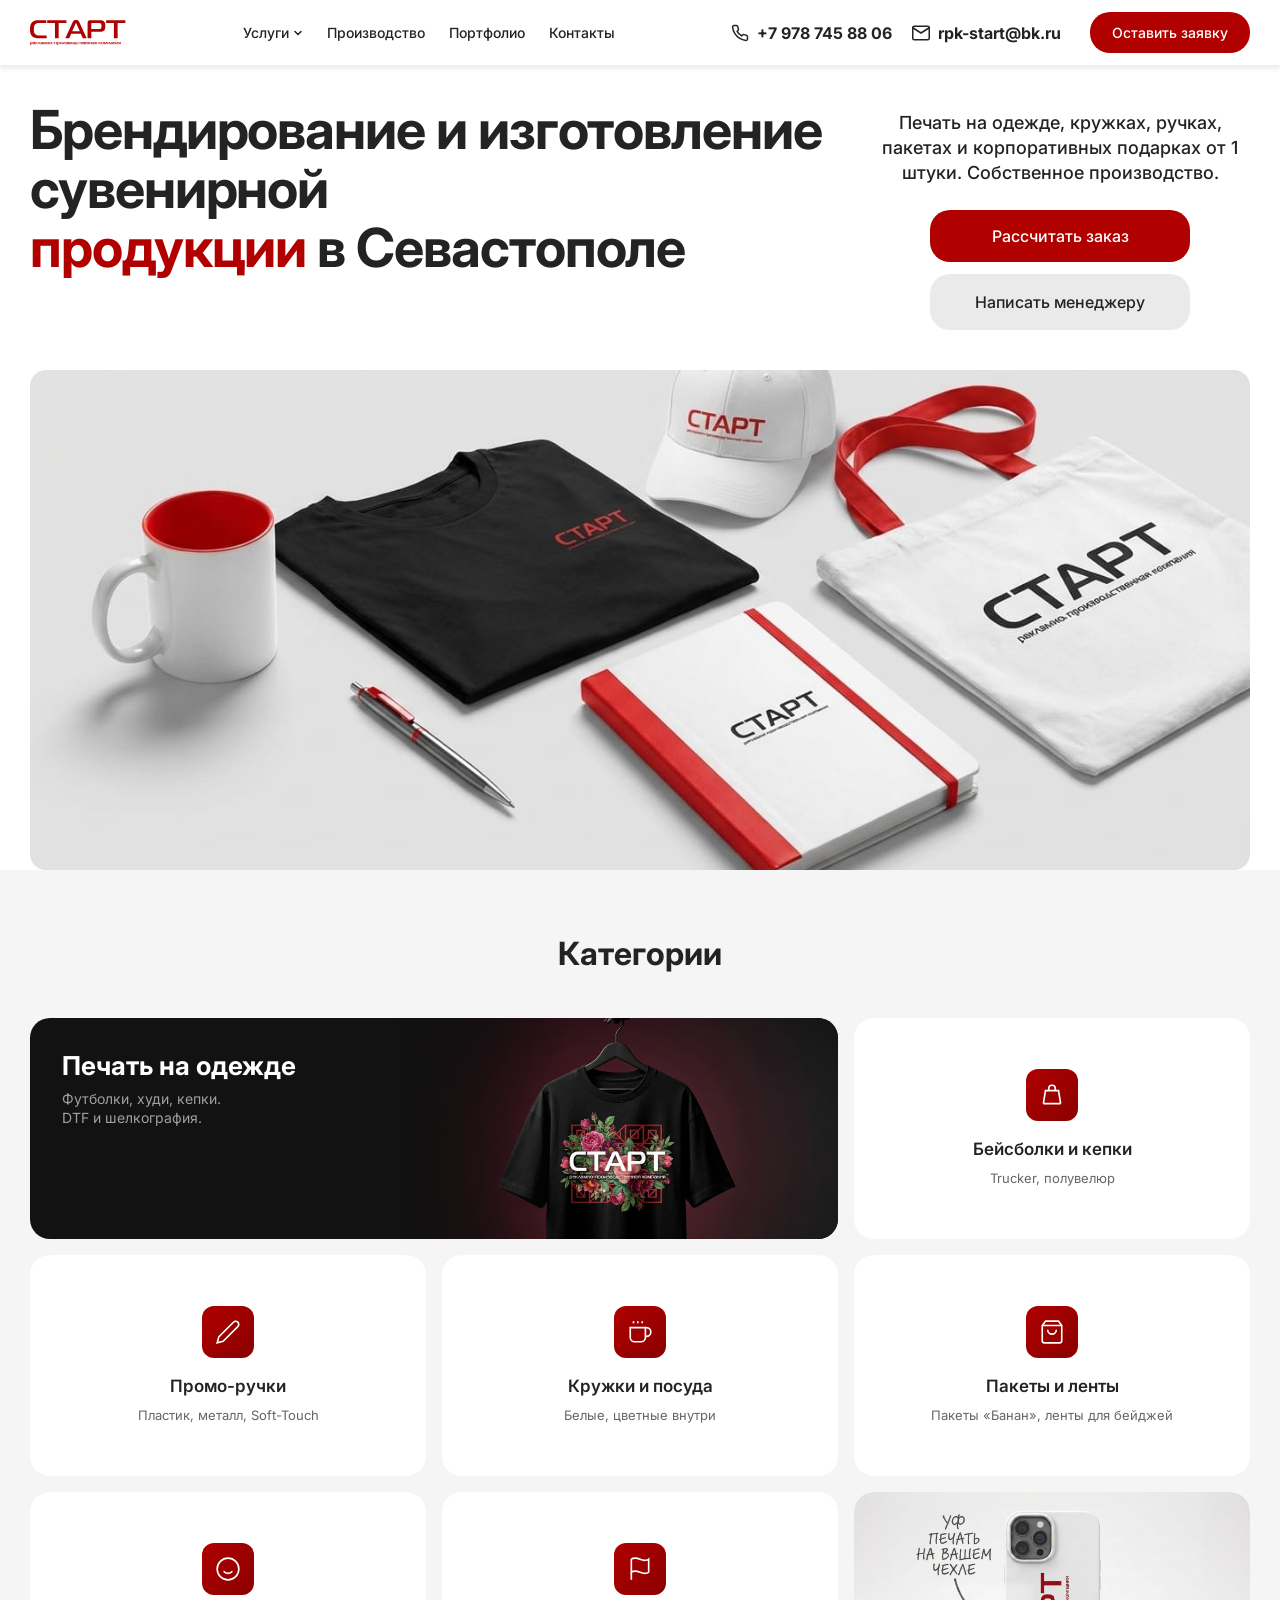
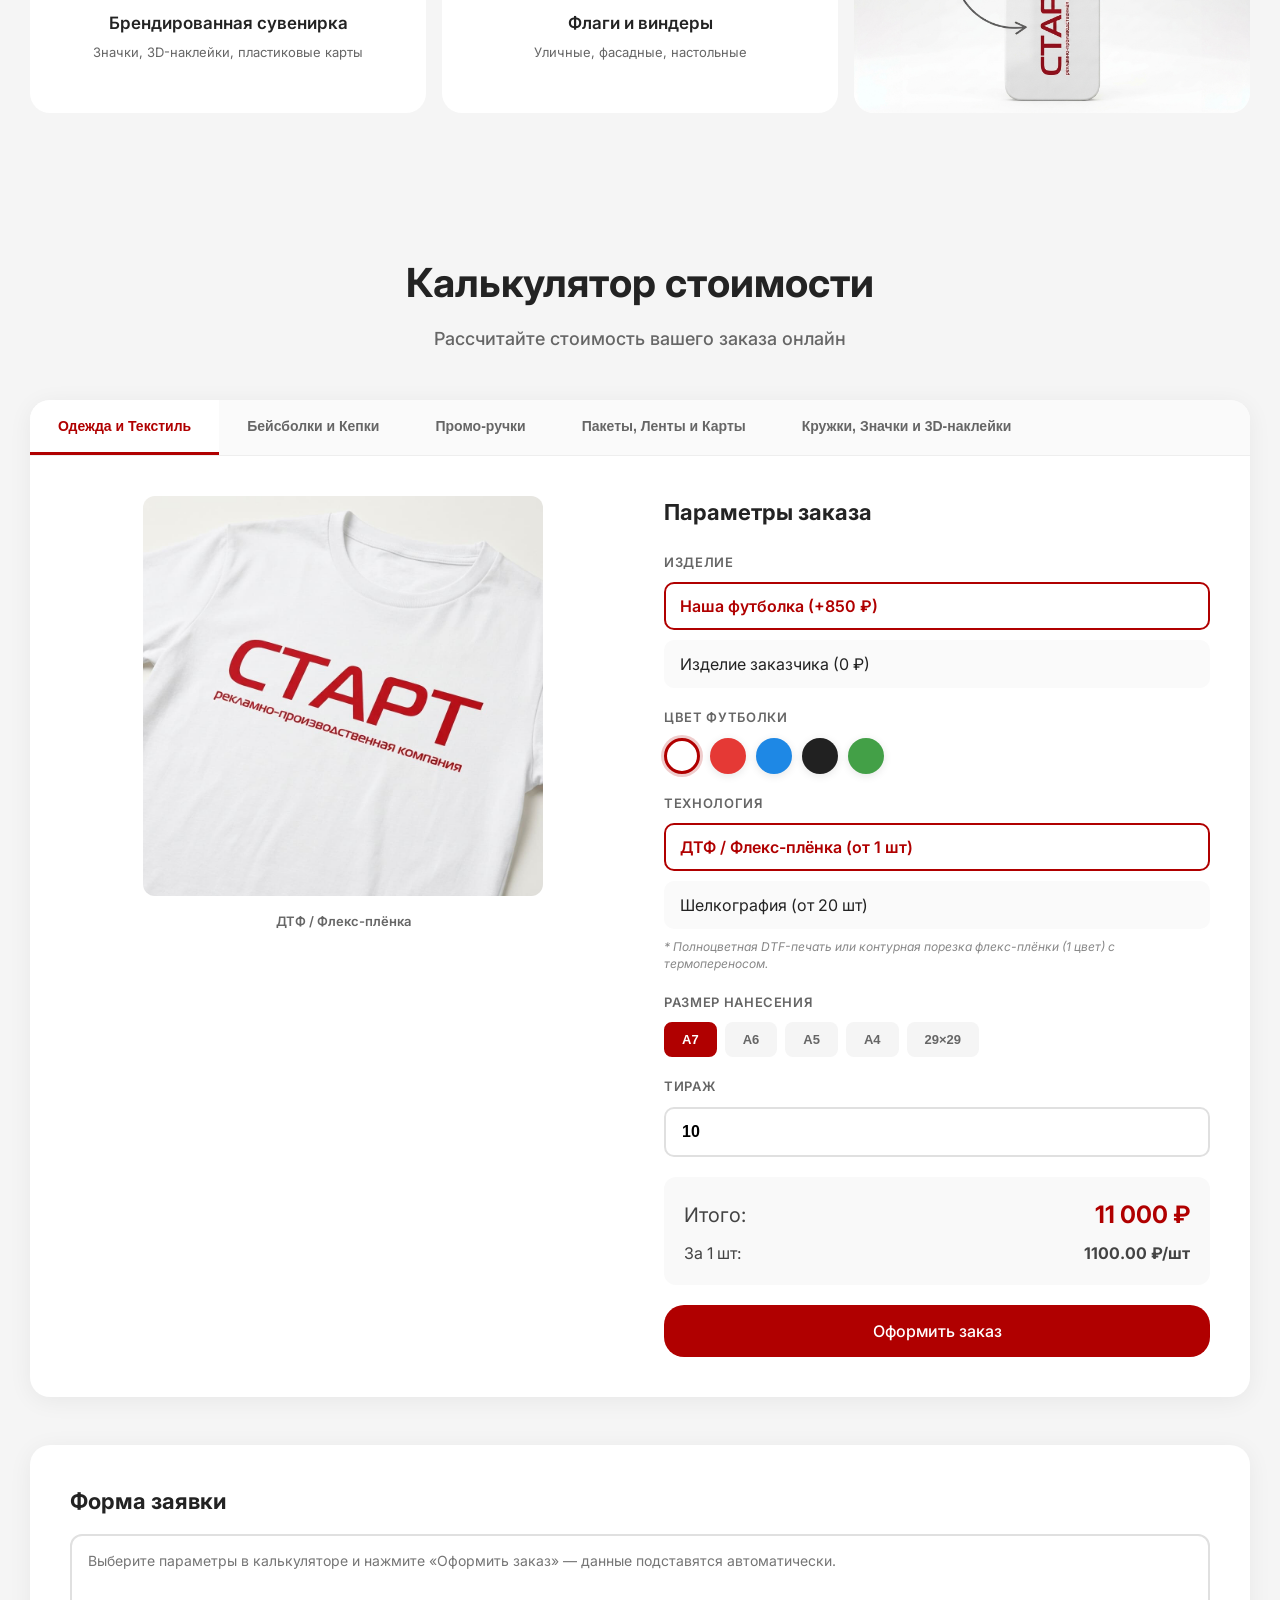
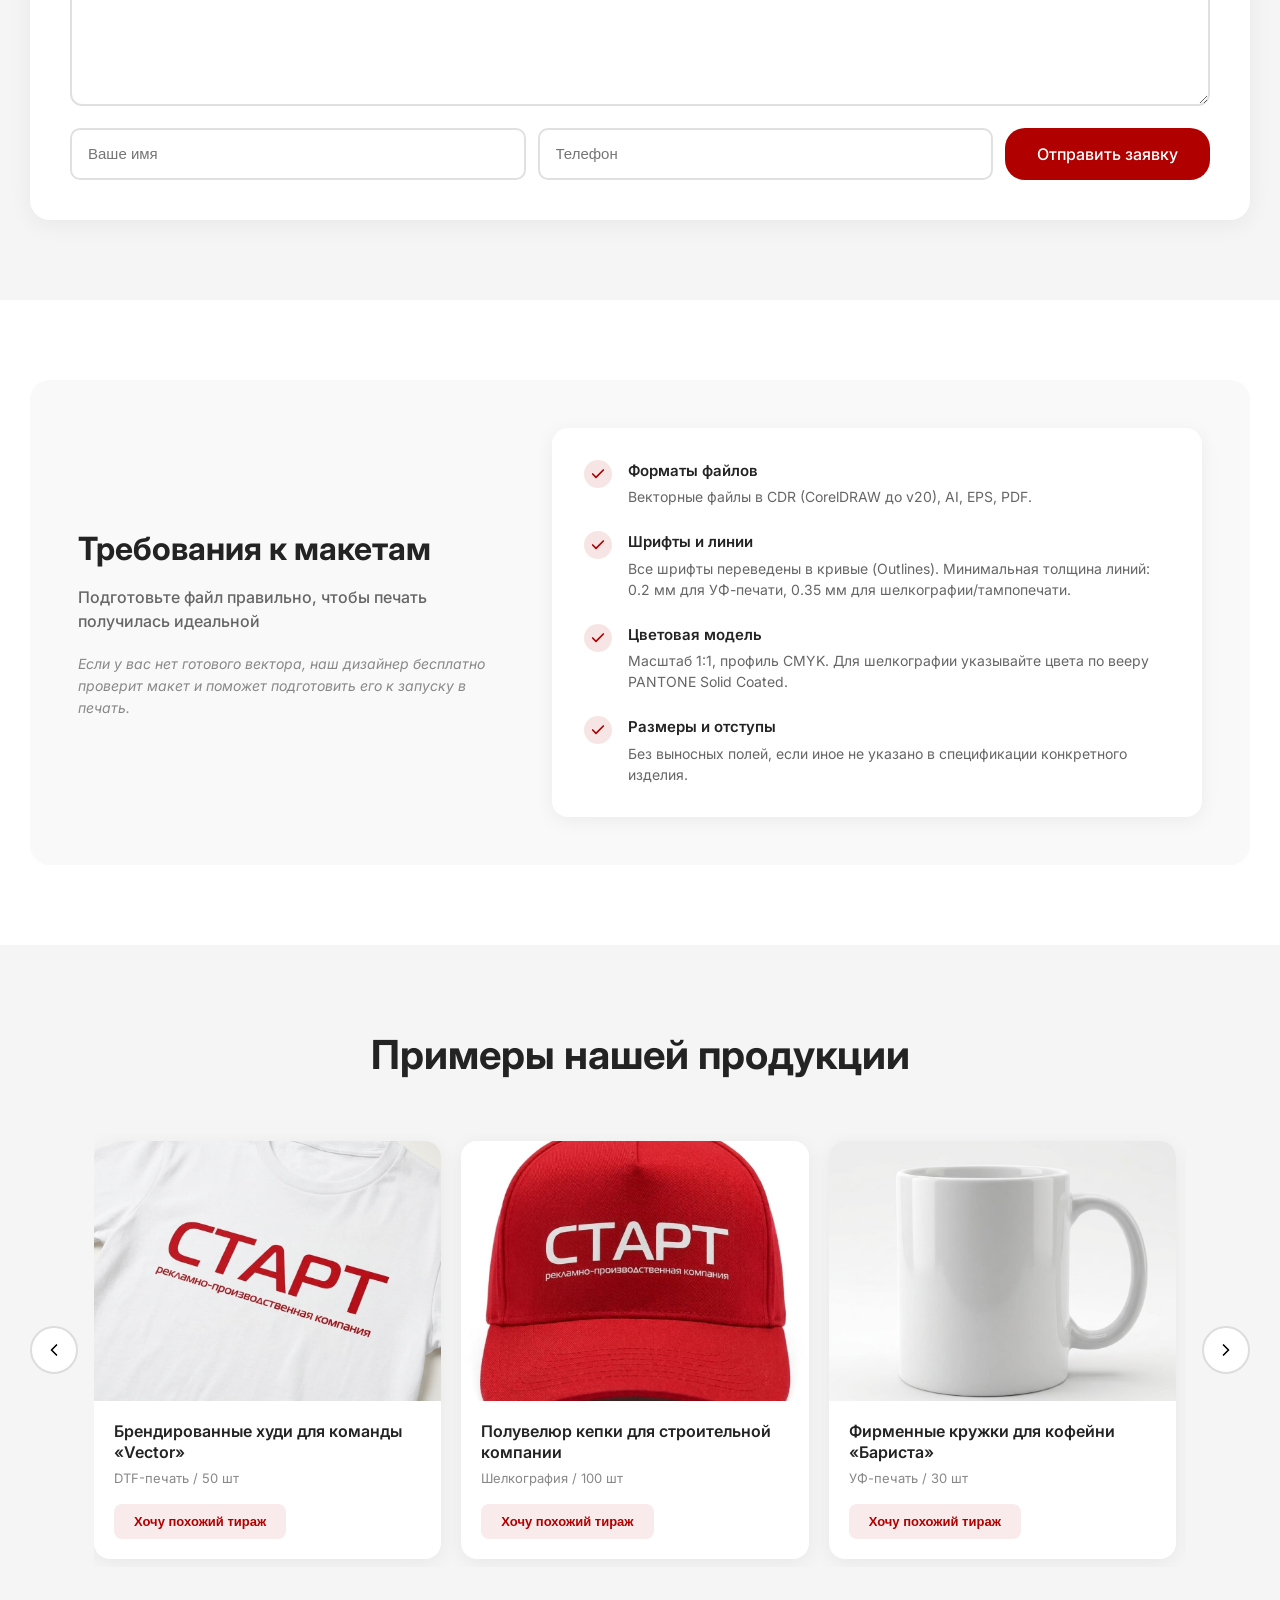
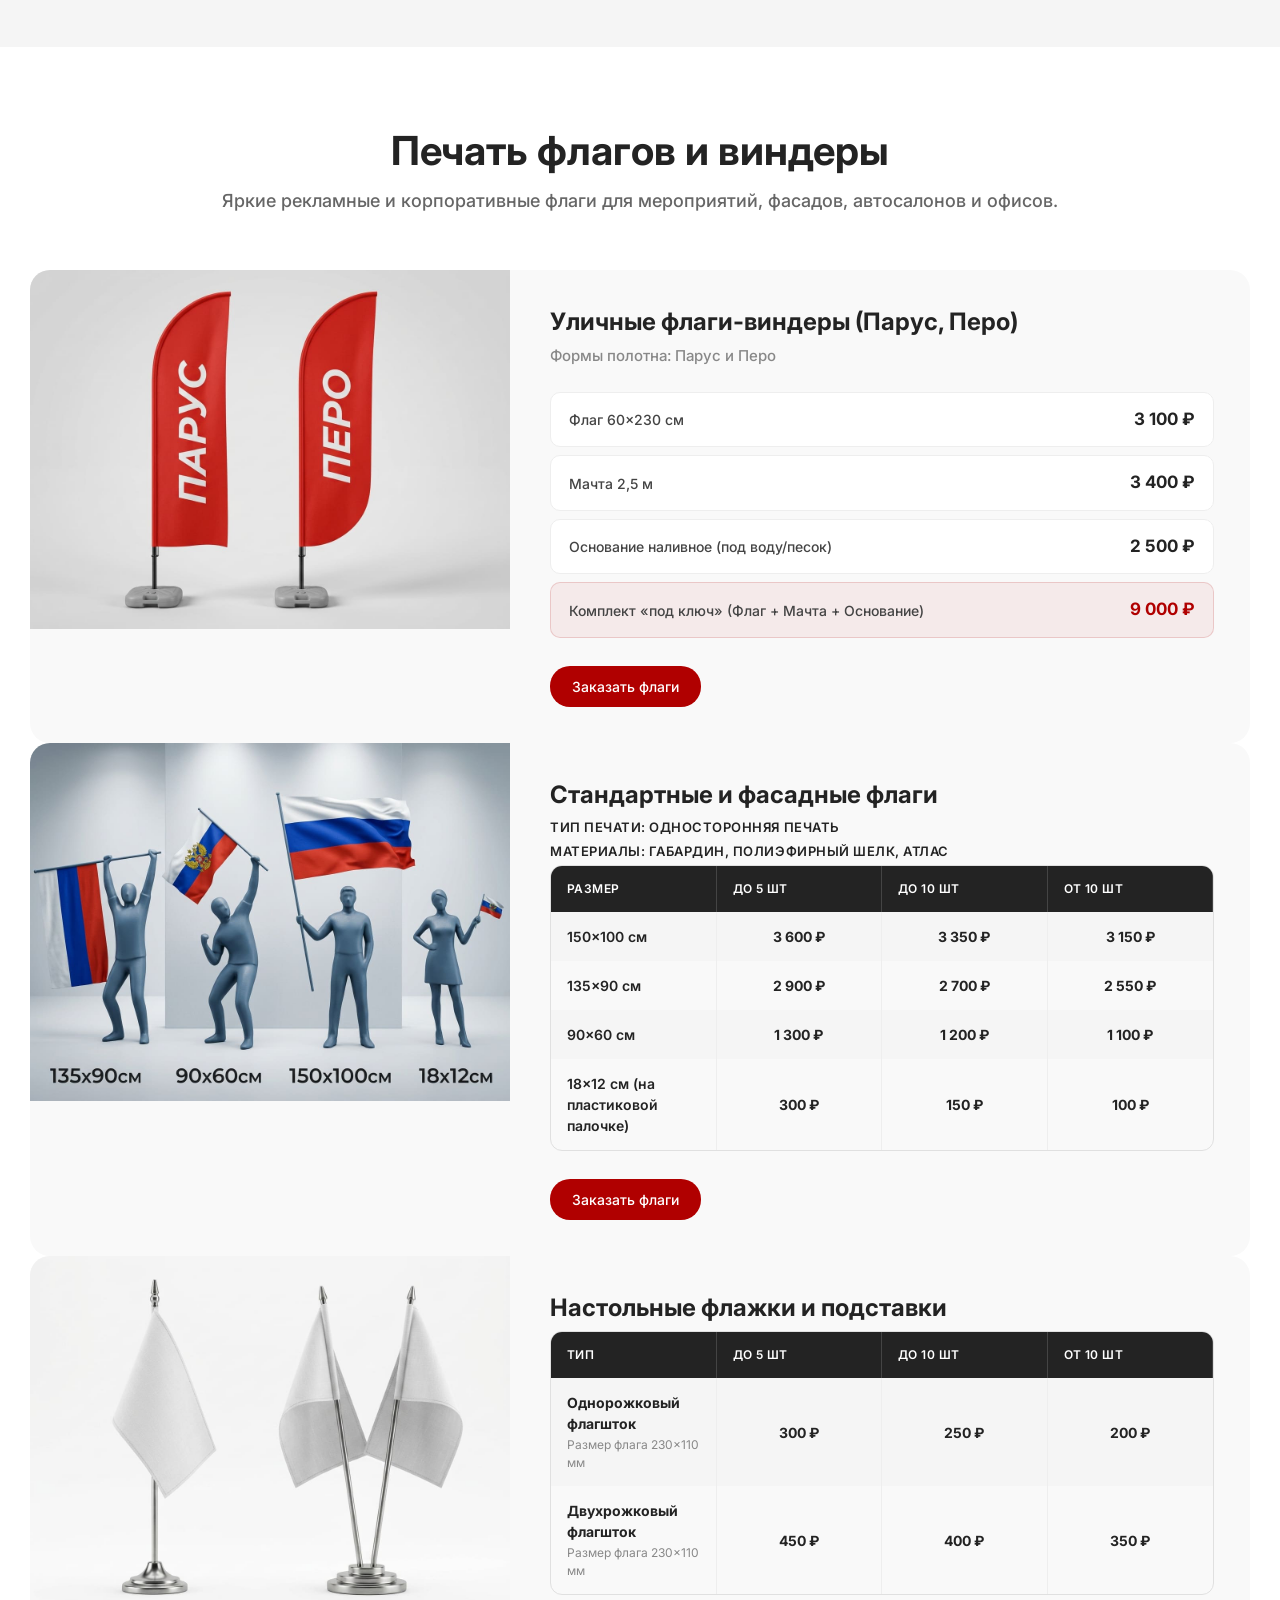
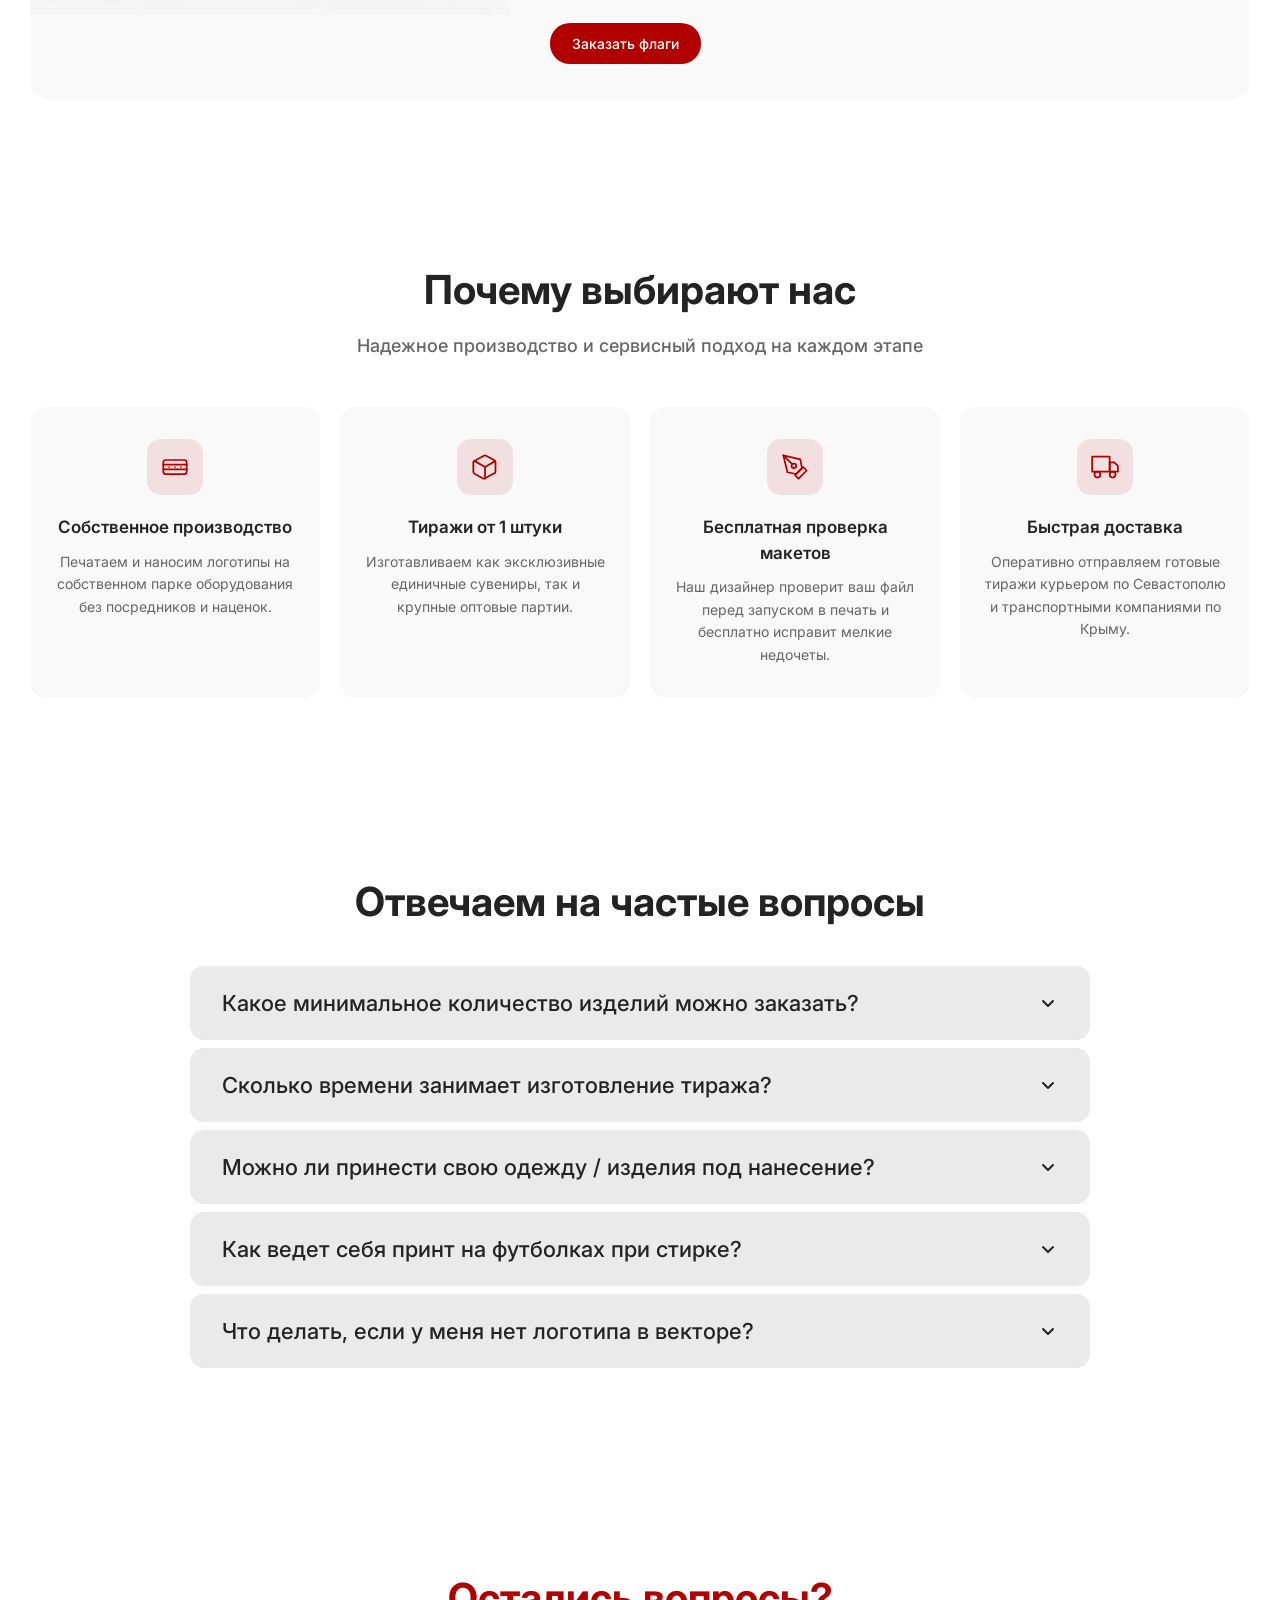
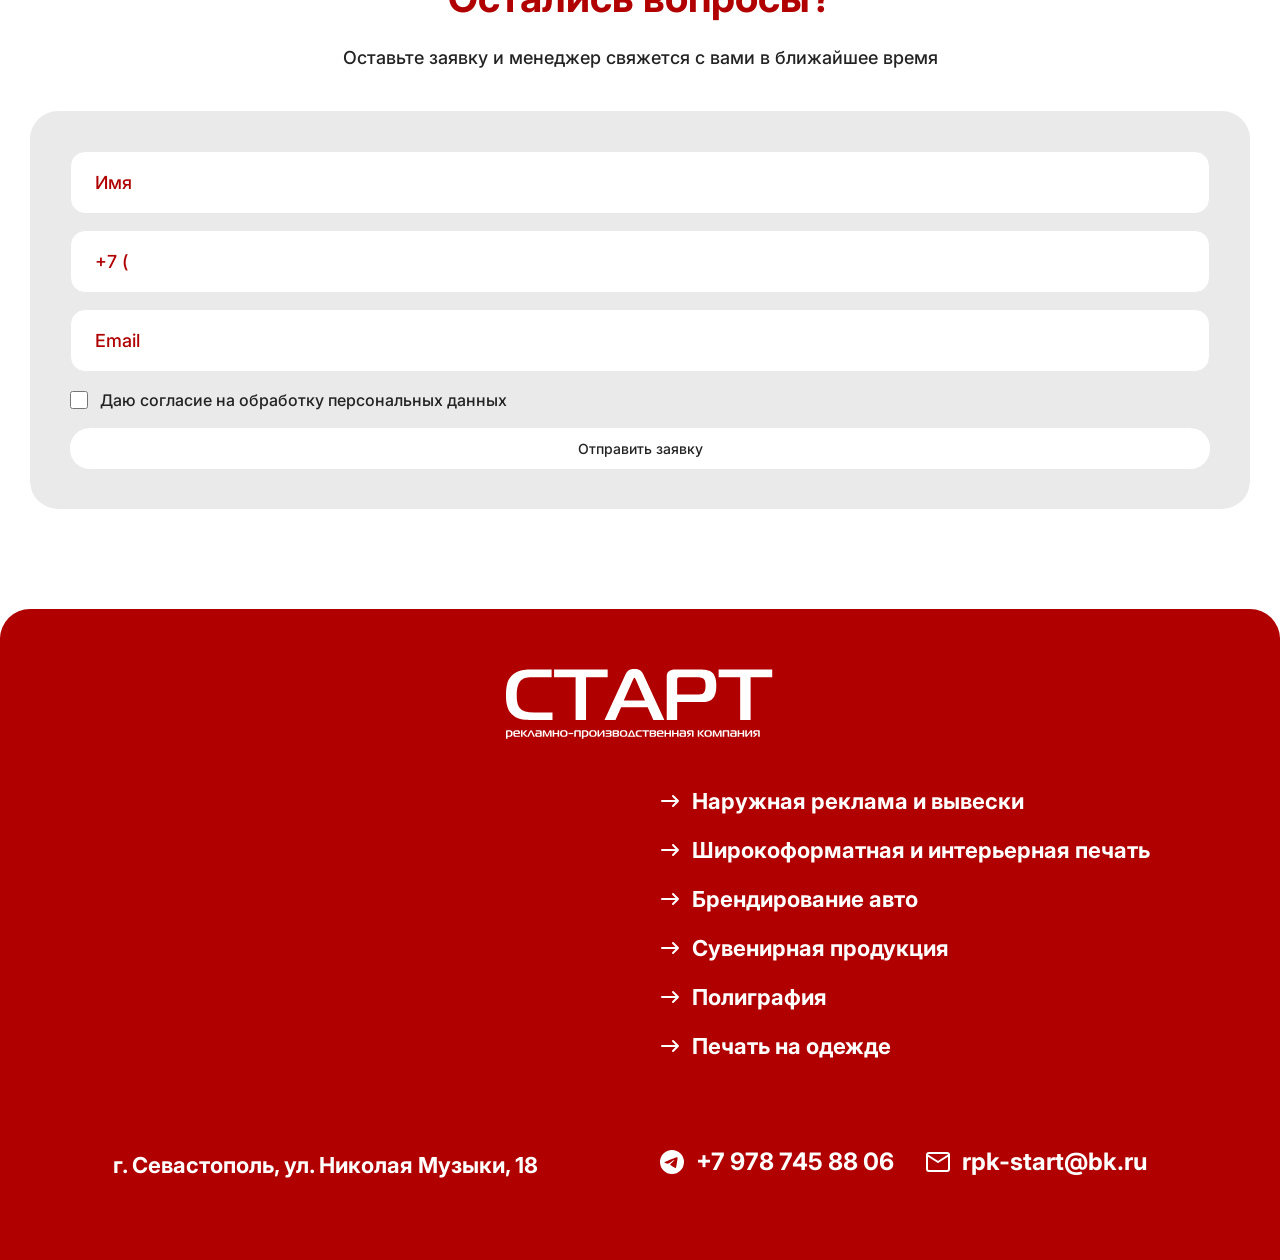
<file: suvenirnaya-produkciya.html>
<!DOCTYPE html>
<html lang="ru">
<head>
    <meta charset="UTF-8">
    <meta name="viewport" content="width=device-width, initial-scale=1.0">
    <title>Сувенирная продукция и мерч в Севастополе — START</title>
    <meta name="description" content="Производим сувенирную продукцию и корпоративный мерч в Севастополе. Футболки, кружки, ручки, блокноты с нанесением логотипа.">
    <link rel="preconnect" href="https://fonts.googleapis.com">
    <link rel="preconnect" href="https://fonts.gstatic.com" crossorigin>
    <link href="https://fonts.googleapis.com/css2?family=Inter:wght@400;500;600;700&display=swap" rel="stylesheet">
    <link rel="stylesheet" href="style.css">
    <link rel="stylesheet" href="suvenirnaya-produkciya.css">
</head>
<body>

<!-- PRELOADER -->
<div class="preloader" id="preloader">
    <div class="preloader__inner">
        <img src="preloader.svg" alt="СТАРТ" class="preloader__logo">
        <div class="preloader__line"></div>
    </div>
</div>

<!-- HEADER -->
<header class="header" id="header">
    <div class="container header__inner">
        <a href="index.html" class="logo">
            <img src="Logo.svg" alt="СТАРТ" class="logo__img">
        </a>
        <nav class="nav" id="nav">
            <div class="nav__item">
                <a href="#" class="nav__link">
                    Услуги
                    <svg class="nav__arrow" viewBox="0 0 10 10" fill="none"><path d="M2 3.5L5 6.5L8 3.5" stroke="currentColor" stroke-width="1.5" stroke-linecap="round" stroke-linejoin="round"/></svg>
                </a>
                <div class="mega-menu">
                    <div>
                        <a href="suvenirnaya-produkciya.html" class="mega-menu__title">Печать & Мерч</a>
                        <ul class="mega-menu__list">
                            <li><a href="suvenirnaya-produkciya.html#calculator" class="mega-menu__link">Печать на одежде</a></li>
                            <li><a href="suvenirnaya-produkciya.html#calculator" class="mega-menu__link">Бейсболки и кепки</a></li>
                            <li><a href="suvenirnaya-produkciya.html#calculator" class="mega-menu__link">Промо-ручки</a></li>
                            <li><a href="suvenirnaya-produkciya.html#calculator" class="mega-menu__link">Кружки и посуда</a></li>
                            <li><a href="suvenirnaya-produkciya.html#calculator" class="mega-menu__link">Пакеты и ленты</a></li>
                            <li><a href="suvenirnaya-produkciya.html#calculator" class="mega-menu__link">Брендированная сувенирка</a></li>
                            <li><a href="suvenirnaya-produkciya.html#flags" class="mega-menu__link">Флаги и виндеры</a></li>
                        </ul>
                    </div>
                    <div>
                        <a href="shirokoformat.html" class="mega-menu__title">Широкоформатная печать</a>
                        <ul class="mega-menu__list">
                            <li><a href="shirokoformat.html#banners" class="mega-menu__link">Печать баннеров</a></li>
                            <li><a href="shirokoformat.html#film" class="mega-menu__link">Печать на плёнке</a></li>
                            <li><a href="shirokoformat.html#stands" class="mega-menu__link">Мобильные стенды</a></li>
                            <li><a href="shirokoformat.html#canvas" class="mega-menu__link">Печать на холсте</a></li>
                            <li><a href="shirokoformat.html#posters" class="mega-menu__link">Постеры и афиши</a></li>
                        </ul>
                    </div>
                    <div>
                        <a href="poligrafia.html" class="mega-menu__title">Полиграфия</a>
                        <ul class="mega-menu__list">
                            <li><a href="poligrafia.html" class="mega-menu__link">Визитки и листовки</a></li>
                            <li><a href="poligrafia.html" class="mega-menu__link">Буклеты и каталоги</a></li>
                            <li><a href="poligrafia.html" class="mega-menu__link">Наклейки и стикеры</a></li>
                        </ul>
                    </div>
                    <div>
                        <a href="naruzhnaya-reklama.html" class="mega-menu__title">Наружная реклама</a>
                        <ul class="mega-menu__list">
                            <li><a href="naruzhnaya-reklama.html#signboards" class="mega-menu__link">Вывески и световые короба</a></li>
                            <li><a href="naruzhnaya-reklama.html#letters" class="mega-menu__link">Объемные буквы</a></li>
                            <li><a href="naruzhnaya-reklama.html#auto" class="mega-menu__link">Брендирование авто</a></li>
                            <li><a href="naruzhnaya-reklama.html#showcases" class="mega-menu__link">Оформление витрин и фасадов</a></li>
                            <li><a href="naruzhnaya-reklama.html#navigation" class="mega-menu__link">Штендеры и таблички</a></li>
                        </ul>
                    </div>
                </div>
            </div>
            <a href="index.html#production" class="nav__link">Производство</a>
            <a href="index.html#portfolio" class="nav__link">Портфолио</a>
            <a href="index.html#contacts" class="nav__link">Контакты</a>
        </nav>
        <div class="header__contact">
            <a href="tel:+79787458806" class="header__phone header__phone--icon" aria-label="Позвонить">
                <svg width="18" height="18" viewBox="0 0 24 24" fill="none"><path d="M22 16.92v3a2 2 0 01-2.18 2 19.79 19.79 0 01-8.63-3.07 19.5 19.5 0 01-6-6 19.79 19.79 0 01-3.07-8.67A2 2 0 014.11 2h3a2 2 0 012 1.72c.127.96.361 1.903.7 2.81a2 2 0 01-.45 2.11L8.09 9.91a16 16 0 006 6l1.27-1.27a2 2 0 012.11-.45c.907.339 1.85.573 2.81.7A2 2 0 0122 16.92z" stroke="currentColor" stroke-width="2" stroke-linecap="round" stroke-linejoin="round"/></svg>
                <span class="header__phone-text">+7 978 745 88 06</span>
            </a>
            <a href="mailto:rpk-start@bk.ru" class="header__email header__email--icon" aria-label="Написать">
                <svg width="18" height="18" viewBox="0 0 24 20" fill="none"><rect x="1" y="1" width="22" height="18" rx="2" stroke="currentColor" stroke-width="2"/><path d="M1 3l11 7 11-7" stroke="currentColor" stroke-width="2" stroke-linecap="round" stroke-linejoin="round"/></svg>
                <span class="header__email-text">rpk-start@bk.ru</span>
            </a>
        </div>
        <button class="btn btn--red header__btn" data-modal>Оставить заявку</button>
        <button class="burger" id="burger" aria-label="Меню">
            <span></span><span></span><span></span>
        </button>
    </div>
</header>

<!-- MOBILE NAV -->
<div class="mobile-nav" id="mobileNav">
    <div class="mobile-nav__inner">
        <nav class="mobile-nav__links">
            <div class="mobile-nav__group">
                <button class="mobile-nav__toggle">
                    Услуги
                    <svg class="mobile-nav__toggle-icon" viewBox="0 0 20 20" fill="none"><path d="M10 4v12M4 10h12" stroke="currentColor" stroke-width="2" stroke-linecap="round"/></svg>
                </button>
                <div class="mobile-nav__submenu">
                    <a href="suvenirnaya-produkciya.html#calculator" class="mobile-nav__submenu-link">Печать на одежде</a>
                    <a href="suvenirnaya-produkciya.html#calculator" class="mobile-nav__submenu-link">Бейсболки и кепки</a>
                    <a href="suvenirnaya-produkciya.html#calculator" class="mobile-nav__submenu-link">Промо-ручки</a>
                    <a href="suvenirnaya-produkciya.html#calculator" class="mobile-nav__submenu-link">Кружки и посуда</a>
                    <a href="suvenirnaya-produkciya.html#calculator" class="mobile-nav__submenu-link">Пакеты и ленты</a>
                    <a href="suvenirnaya-produkciya.html#calculator" class="mobile-nav__submenu-link">Брендированная сувенирка</a>
                    <a href="suvenirnaya-produkciya.html#flags" class="mobile-nav__submenu-link">Флаги и виндеры</a>
                </div>
            </div>
            <div class="mobile-nav__group">
                <button class="mobile-nav__toggle">
                    Широкоформатная печать
                    <svg class="mobile-nav__toggle-icon" viewBox="0 0 20 20" fill="none"><path d="M10 4v12M4 10h12" stroke="currentColor" stroke-width="2" stroke-linecap="round"/></svg>
                </button>
                <div class="mobile-nav__submenu">
                    <a href="shirokoformat.html#banners" class="mobile-nav__submenu-link">Печать баннеров</a>
                    <a href="shirokoformat.html#film" class="mobile-nav__submenu-link">Печать на плёнке</a>
                    <a href="shirokoformat.html#stands" class="mobile-nav__submenu-link">Мобильные стенды</a>
                    <a href="shirokoformat.html#canvas" class="mobile-nav__submenu-link">Печать на холсте</a>
                    <a href="shirokoformat.html#posters" class="mobile-nav__submenu-link">Постеры и афиши</a>
                </div>
            </div>
            <div class="mobile-nav__group">
                <button class="mobile-nav__toggle">
                    Полиграфия
                    <svg class="mobile-nav__toggle-icon" viewBox="0 0 20 20" fill="none"><path d="M10 4v12M4 10h12" stroke="currentColor" stroke-width="2" stroke-linecap="round"/></svg>
                </button>
                <div class="mobile-nav__submenu">
                    <a href="poligrafia.html" class="mobile-nav__submenu-link">Визитки и листовки</a>
                    <a href="poligrafia.html" class="mobile-nav__submenu-link">Буклеты и каталоги</a>
                    <a href="poligrafia.html" class="mobile-nav__submenu-link">Наклейки и стикеры</a>
                </div>
            </div>
            <div class="mobile-nav__group">
                <button class="mobile-nav__toggle">
                    Наружная реклама
                    <svg class="mobile-nav__toggle-icon" viewBox="0 0 20 20" fill="none"><path d="M10 4v12M4 10h12" stroke="currentColor" stroke-width="2" stroke-linecap="round"/></svg>
                </button>
                <div class="mobile-nav__submenu">
                    <a href="naruzhnaya-reklama.html#signboards" class="mobile-nav__submenu-link">Вывески и световые короба</a>
                    <a href="naruzhnaya-reklama.html#letters" class="mobile-nav__submenu-link">Объемные буквы</a>
                    <a href="naruzhnaya-reklama.html#auto" class="mobile-nav__submenu-link">Брендирование авто</a>
                    <a href="naruzhnaya-reklama.html#showcases" class="mobile-nav__submenu-link">Оформление витрин и фасадов</a>
                    <a href="naruzhnaya-reklama.html#navigation" class="mobile-nav__submenu-link">Штендеры и таблички</a>
                </div>
            </div>
            <a href="index.html#production" class="mobile-nav__link">Производство</a>
            <a href="index.html#portfolio" class="mobile-nav__link">Портфолио</a>
            <a href="index.html#contacts" class="mobile-nav__link">Контакты</a>
        </nav>
        <div class="mobile-nav__contact">
            <a href="tel:+79787458806" class="mobile-nav__phone">+7 978 745 88 06</a>
            <a href="mailto:rpk-start@bk.ru" class="mobile-nav__email">rpk-start@bk.ru</a>
        </div>
        <button class="btn btn--red btn--full" data-modal>Оставить заявку</button>
    </div>
</div>

<!-- HERO -->
<section class="sv-hero">
    <div class="container">
        <div class="sv-hero__top">
            <h1 class="sv-hero__title">
                Брендирование и изготовление<br>
                сувенирной<br>
                <span class="text-red">продукции</span> в Севастополе
            </h1>
            <div class="sv-hero__right">
                <p class="sv-hero__subtitle">Печать на одежде, кружках, ручках, пакетах и корпоративных подарках от 1 штуки. Собственное производство.</p>
                <div class="sv-hero__buttons">
                    <button class="btn btn--red btn--lg" data-modal>Рассчитать заказ</button>
                    <a href="https://wa.me/79787458806" class="btn btn--outline btn--lg" target="_blank" rel="noopener">Написать менеджеру</a>
                </div>
            </div>
        </div>
        <div class="sv-hero__banner">
            <img src="images/suvenir/hero photo.jpeg" alt="Сувенирная продукция в Севастополе" class="sv-hero__banner-img">
        </div>
    </div>
</section>

<!-- BENTO CATEGORIES -->
<section class="sv-categories">
    <div class="container">
        <h2 class="sv-categories__title">Категории</h2>
        <div class="bento-grid">
            <!-- Ряд 1: Акцент + Бейсболки -->
            <div class="bento-card bento-card--accent">
                <div class="bento-card__info">
                    <h3 class="bento-card__title">Печать на одежде</h3>
                    <p class="bento-card__desc">Футболки, худи, кепки.<br>DTF и шелкография.</p>
                </div>
                <div class="bento-card__photo">
                    <img src="images/Oversized_t-shirt_floral_print.jpeg" alt="Печать на одежде">
                </div>
            </div>
            <a href="#caps" class="bento-card">
                <div class="bento-card__icon">
                    <svg viewBox="0 0 24 24" fill="none" stroke="currentColor" stroke-width="1.5"><path d="M4 20h16M4 20l2-12h12l2 12M9 8V6a3 3 0 016 0v2"/></svg>
                </div>
                <h3 class="bento-card__name">Бейсболки и кепки</h3>
                <p class="bento-card__sub">Trucker, полувелюр</p>
            </a>
            <!-- Ряд 2: 3 карточки -->
            <a href="#pens" class="bento-card">
                <div class="bento-card__icon">
                    <svg viewBox="0 0 24 24" fill="none" stroke="currentColor" stroke-width="1.5"><path d="M17 3a2.83 2.83 0 114 4L7.5 20.5 2 22l1.5-5.5L17 3z"/></svg>
                </div>
                <h3 class="bento-card__name">Промо-ручки</h3>
                <p class="bento-card__sub">Пластик, металл, Soft-Touch</p>
            </a>
            <a href="#cups" class="bento-card">
                <div class="bento-card__icon">
                    <svg viewBox="0 0 24 24" fill="none" stroke="currentColor" stroke-width="1.5"><path d="M17 8h1a4 4 0 110 8h-1M3 8h14v9a4 4 0 01-4 4H7a4 4 0 01-4-4V8z"/><line x1="6" y1="2" x2="6" y2="4"/><line x1="10" y1="2" x2="10" y2="4"/><line x1="14" y1="2" x2="14" y2="4"/></svg>
                </div>
                <h3 class="bento-card__name">Кружки и посуда</h3>
                <p class="bento-card__sub">Белые, цветные внутри</p>
            </a>
            <a href="#bags" class="bento-card">
                <div class="bento-card__icon">
                    <svg viewBox="0 0 24 24" fill="none" stroke="currentColor" stroke-width="1.5"><path d="M6 2L3 6v14a2 2 0 002 2h14a2 2 0 002-2V6l-3-4zM3 6h18M16 10a4 4 0 01-8 0"/></svg>
                </div>
                <h3 class="bento-card__name">Пакеты и ленты</h3>
                <p class="bento-card__sub">Пакеты «Банан», ленты для бейджей</p>
            </a>
            <!-- Ряд 3: 3 карточки -->
            <a href="#promo" class="bento-card">
                <div class="bento-card__icon">
                    <svg viewBox="0 0 24 24" fill="none" stroke="currentColor" stroke-width="1.5"><circle cx="12" cy="12" r="10"/><path d="M8 14s1.5 2 4 2 4-2 4-2M9 9h.01M15 9h.01"/></svg>
                </div>
                <h3 class="bento-card__name">Брендированная сувенирка</h3>
                <p class="bento-card__sub">Значки, 3D-наклейки, пластиковые карты</p>
            </a>
            <a href="#flags" class="bento-card">
                <div class="bento-card__icon">
                    <svg viewBox="0 0 24 24" fill="none" stroke="currentColor" stroke-width="1.5"><path d="M4 15s1-1 4-1 5 2 8 2 4-1 4-1V3s-1 1-4 1-5-2-8-2-4 1-4 1z"/><line x1="4" y1="22" x2="4" y2="15"/></svg>
                </div>
                <h3 class="bento-card__name">Флаги и виндеры</h3>
                <p class="bento-card__sub">Уличные, фасадные, настольные</p>
            </a>
            <div class="bento-card bento-card--photo">
                <img src="images/hehol.jpeg" alt="Пример работы">
            </div>
        </div>
    </div>
</section>

<!-- CALCULATOR -->
<section class="sv-calc" id="calculator">
    <div class="container">
        <h2 class="sv-calc__title">Калькулятор стоимости</h2>
        <p class="sv-calc__subtitle">Рассчитайте стоимость вашего заказа онлайн</p>
        <div class="sv-calc-wrapper">
            <div class="sv-calc-tabs" id="sv-calc-tabs"></div>
            <div class="sv-calc-body" id="sv-calc-body"></div>
        </div>
        <div class="sv-calc-orderform">
            <h3 class="sv-calc-orderform__title">Форма заявки</h3>
            <textarea id="orderTextarea" class="sv-calc-orderform__textarea" rows="8" placeholder="Выберите параметры в калькуляторе и нажмите «Оформить заказ» — данные подставятся автоматически."></textarea>
            <div class="sv-calc-orderform__row">
                <input type="text" class="sv-calc-orderform__input" placeholder="Ваше имя">
                <input type="tel" class="sv-calc-orderform__input" placeholder="Телефон">
                <button class="btn btn--red btn--lg">Отправить заявку</button>
            </div>
        </div>
    </div>
</section>

<!-- МАКЕТЫ -->
<section class="sv-requirements">
    <div class="container">
        <div class="sv-requirements__card">
            <div class="sv-requirements__left">
                <h2 class="sv-requirements__title">Требования к макетам</h2>
                <p class="sv-requirements__subtitle">Подготовьте файл правильно, чтобы печать получилась идеальной</p>
                <p class="sv-requirements__accent">Если у вас нет готового вектора, наш дизайнер бесплатно проверит макет и поможет подготовить его к запуску в печать.</p>
            </div>
            <div class="sv-requirements__right">
                <div class="sv-requirements__checklist">
                    <div class="sv-requirements__item">
                        <div class="sv-requirements__icon">
                            <svg viewBox="0 0 24 24" fill="none"><path d="M20 6L9 17l-5-5" stroke="#B00000" stroke-width="2.5" stroke-linecap="round" stroke-linejoin="round"/></svg>
                        </div>
                        <div class="sv-requirements__text">
                            <strong>Форматы файлов</strong>
                            <span>Векторные файлы в CDR (CorelDRAW до v20), AI, EPS, PDF.</span>
                        </div>
                    </div>
                    <div class="sv-requirements__item">
                        <div class="sv-requirements__icon">
                            <svg viewBox="0 0 24 24" fill="none"><path d="M20 6L9 17l-5-5" stroke="#B00000" stroke-width="2.5" stroke-linecap="round" stroke-linejoin="round"/></svg>
                        </div>
                        <div class="sv-requirements__text">
                            <strong>Шрифты и линии</strong>
                            <span>Все шрифты переведены в кривые (Outlines). Минимальная толщина линий: 0.2 мм для УФ-печати, 0.35 мм для шелкографии/тампопечати.</span>
                        </div>
                    </div>
                    <div class="sv-requirements__item">
                        <div class="sv-requirements__icon">
                            <svg viewBox="0 0 24 24" fill="none"><path d="M20 6L9 17l-5-5" stroke="#B00000" stroke-width="2.5" stroke-linecap="round" stroke-linejoin="round"/></svg>
                        </div>
                        <div class="sv-requirements__text">
                            <strong>Цветовая модель</strong>
                            <span>Масштаб 1:1, профиль CMYK. Для шелкографии указывайте цвета по вееру PANTONE Solid Coated.</span>
                        </div>
                    </div>
                    <div class="sv-requirements__item">
                        <div class="sv-requirements__icon">
                            <svg viewBox="0 0 24 24" fill="none"><path d="M20 6L9 17l-5-5" stroke="#B00000" stroke-width="2.5" stroke-linecap="round" stroke-linejoin="round"/></svg>
                        </div>
                        <div class="sv-requirements__text">
                            <strong>Размеры и отступы</strong>
                            <span>Без выносных полей, если иное не указано в спецификации конкретного изделия.</span>
                        </div>
                    </div>
                </div>
            </div>
        </div>
    </div>
</section>

<!-- ПОРТФОЛИО -->
<section class="sv-portfolio" id="portfolio">
    <div class="container">
        <h2 class="sv-portfolio__title">Примеры нашей продукции</h2>
        <div class="sv-portfolio__slider-wrapper">
            <button class="sv-portfolio__arrow sv-portfolio__arrow--prev" id="portfolioPrev" aria-label="Назад">
                <svg viewBox="0 0 24 24" fill="none" stroke="currentColor" stroke-width="2" stroke-linecap="round" stroke-linejoin="round"><path d="M15 18l-6-6 6-6"/></svg>
            </button>
            <div class="sv-portfolio__slider" id="portfolioSlider">
                <div class="sv-portfolio__card">
                    <div class="sv-portfolio__img-wrap">
                        <img src="images/suvenir/dtf.jpeg" alt="DTF печать на футболках" class="sv-portfolio__img">
                    </div>
                    <div class="sv-portfolio__info">
                        <h3 class="sv-portfolio__name">Брендированные худи для команды «Vector»</h3>
                        <p class="sv-portfolio__meta">DTF-печать / 50 шт</p>
                        <button class="sv-portfolio__btn" data-order="Хочу похожий тираж: Брендированные худи для команды «Vector»">Хочу похожий тираж</button>
                    </div>
                </div>
                <div class="sv-portfolio__card">
                    <div class="sv-portfolio__img-wrap">
                        <img src="images/suvenir/regular cap.jpeg" alt="Бейсболки" class="sv-portfolio__img">
                    </div>
                    <div class="sv-portfolio__info">
                        <h3 class="sv-portfolio__name">Полувелюр кепки для строительной компании</h3>
                        <p class="sv-portfolio__meta">Шелкография / 100 шт</p>
                        <button class="sv-portfolio__btn" data-order="Хочу похожий тираж: Полувелюр кепки для строительной компании">Хочу похожий тираж</button>
                    </div>
                </div>
                <div class="sv-portfolio__card">
                    <div class="sv-portfolio__img-wrap">
                        <img src="images/suvenir/mug white.jpeg" alt="Кружки" class="sv-portfolio__img">
                    </div>
                    <div class="sv-portfolio__info">
                        <h3 class="sv-portfolio__name">Фирменные кружки для кофейни «Бариста»</h3>
                        <p class="sv-portfolio__meta">УФ-печать / 30 шт</p>
                        <button class="sv-portfolio__btn" data-order="Хочу похожий тираж: Фирменные кружки для кофейни «Бариста»">Хочу похожий тираж</button>
                    </div>
                </div>
                <div class="sv-portfolio__card">
                    <div class="sv-portfolio__img-wrap">
                        <img src="images/suvenir/paket.jpeg" alt="Пакеты" class="sv-portfolio__img">
                    </div>
                    <div class="sv-portfolio__info">
                        <h3 class="sv-portfolio__name">Пакеты с логотипом для сети магазинов</h3>
                        <p class="sv-portfolio__meta">Тампопечать / 500 шт</p>
                        <button class="sv-portfolio__btn" data-order="Хочу похожий тираж: Пакеты с логотипом для сети магазинов">Хочу похожий тираж</button>
                    </div>
                </div>
                <div class="sv-portfolio__card">
                    <div class="sv-portfolio__img-wrap">
                        <img src="images/suvenir/Lenta 1.jpeg" alt="Ленты для бейджей" class="sv-portfolio__img">
                    </div>
                    <div class="sv-portfolio__info">
                        <h3 class="sv-portfolio__name">Ленты для бейджей конференции «TechDay»</h3>
                        <p class="sv-portfolio__meta">УФ-печать / 200 шт</p>
                        <button class="sv-portfolio__btn" data-order="Хочу похожий тираж: Ленты для бейджей конференции «TechDay»">Хочу похожий тираж</button>
                    </div>
                </div>
                <div class="sv-portfolio__card">
                    <div class="sv-portfolio__img-wrap">
                        <img src="images/suvenir/znachok.jpeg" alt="Значки" class="sv-portfolio__img">
                    </div>
                    <div class="sv-portfolio__info">
                        <h3 class="sv-portfolio__name">Закатные значки для фестиваля</h3>
                        <p class="sv-portfolio__meta">Закатка / 300 шт</p>
                        <button class="sv-portfolio__btn" data-order="Хочу похожий тираж: Закатные значки для фестиваля">Хочу похожий тираж</button>
                    </div>
                </div>
                <div class="sv-portfolio__card">
                    <div class="sv-portfolio__img-wrap">
                        <img src="images/suvenir/polo.jpeg" alt="Ручки" class="sv-portfolio__img">
                    </div>
                    <div class="sv-portfolio__info">
                        <h3 class="sv-portfolio__name">Промо-ручки для выставки</h3>
                        <p class="sv-portfolio__meta">УФ-печать / 150 шт</p>
                        <button class="sv-portfolio__btn" data-order="Хочу похожий тираж: Промо-ручки для выставки">Хочу похожий тираж</button>
                    </div>
                </div>
                <div class="sv-portfolio__card">
                    <div class="sv-portfolio__img-wrap">
                        <img src="images/suvenir/3d sticker.jpeg" alt="3D наклейки" class="sv-portfolio__img">
                    </div>
                    <div class="sv-portfolio__info">
                        <h3 class="sv-portfolio__name">3D-наклейки для стартапа</h3>
                        <p class="sv-portfolio__meta">3D печать / 100 шт</p>
                        <button class="sv-portfolio__btn" data-order="Хочу похожий тираж: 3D-наклейки для стартапа">Хочу похожий тираж</button>
                    </div>
                </div>
            </div>
            <button class="sv-portfolio__arrow sv-portfolio__arrow--next" id="portfolioNext" aria-label="Вперёд">
                <svg viewBox="0 0 24 24" fill="none" stroke="currentColor" stroke-width="2" stroke-linecap="round" stroke-linejoin="round"><path d="M9 18l6-6-6-6"/></svg>
            </button>
        </div>
    </div>
</section>

<!-- FLAGS SECTION -->
<section class="sv-flags" id="flags">
    <div class="container">
        <div class="sv-flags__header">
            <h2 class="sv-flags__title" id="flagsTitle"></h2>
            <p class="sv-flags__subtitle" id="flagsSubtitle"></p>
        </div>
        <div id="flagsWinders"></div>
        <div id="flagsStandard"></div>
        <div id="flagsDesktop"></div>
    </div>
</section>

<!-- ПРЕИМУЩЕСТВА -->
<section class="sv-benefits">
    <div class="container">
        <h2 class="sv-benefits__title">Почему выбирают нас</h2>
        <p class="sv-benefits__subtitle">Надежное производство и сервисный подход на каждом этапе</p>
        <div class="sv-benefits__grid">
            <div class="sv-benefits__card">
                <div class="sv-benefits__icon">
                    <svg viewBox="0 0 24 24" fill="none" stroke="currentColor" stroke-width="1.5" stroke-linecap="round" stroke-linejoin="round"><rect x="2" y="6" width="20" height="12" rx="2"/><path d="M12 12h.01M17 12h.01M7 12h.01M2 10h20M2 14h20"/></svg>
                </div>
                <h3 class="sv-benefits__name">Собственное производство</h3>
                <p class="sv-benefits__desc">Печатаем и наносим логотипы на собственном парке оборудования без посредников и наценок.</p>
            </div>
            <div class="sv-benefits__card">
                <div class="sv-benefits__icon">
                    <svg viewBox="0 0 24 24" fill="none" stroke="currentColor" stroke-width="1.5" stroke-linecap="round" stroke-linejoin="round"><path d="M21 16V8a2 2 0 00-1-1.73l-7-4a2 2 0 00-2 0l-7 4A2 2 0 002 8v8a2 2 0 001 1.73l7 4a2 2 0 002 0l7-4A2 2 0 0021 16z"/><path d="M3.27 6.96L12 12.01l8.73-5.05M12 22.08V12"/></svg>
                </div>
                <h3 class="sv-benefits__name">Тиражи от 1 штуки</h3>
                <p class="sv-benefits__desc">Изготавливаем как эксклюзивные единичные сувениры, так и крупные оптовые партии.</p>
            </div>
            <div class="sv-benefits__card">
                <div class="sv-benefits__icon">
                    <svg viewBox="0 0 24 24" fill="none" stroke="currentColor" stroke-width="1.5" stroke-linecap="round" stroke-linejoin="round"><path d="M12 19l7-7 3 3-7 7-3-3z"/><path d="M18 13l-1.5-7.5L2 2l3.5 14.5L13 18l5-5z"/><path d="M2 2l7.586 7.586"/><circle cx="11" cy="11" r="2"/></svg>
                </div>
                <h3 class="sv-benefits__name">Бесплатная проверка макетов</h3>
                <p class="sv-benefits__desc">Наш дизайнер проверит ваш файл перед запуском в печать и бесплатно исправит мелкие недочеты.</p>
            </div>
            <div class="sv-benefits__card">
                <div class="sv-benefits__icon">
                    <svg viewBox="0 0 24 24" fill="none" stroke="currentColor" stroke-width="1.5" stroke-linecap="round" stroke-linejoin="round"><rect x="1" y="3" width="15" height="13"/><polygon points="16 8 20 8 23 11 23 16 16 16 16 8"/><circle cx="5.5" cy="18.5" r="2.5"/><circle cx="18.5" cy="18.5" r="2.5"/></svg>
                </div>
                <h3 class="sv-benefits__name">Быстрая доставка</h3>
                <p class="sv-benefits__desc">Оперативно отправляем готовые тиражи курьером по Севастополю и транспортными компаниями по Крыму.</p>
            </div>
        </div>
    </div>
</section>

<!-- FAQ -->
<section class="sv-faq-section" id="faq">
    <div class="container">
        <h2 class="section-title" data-anim>Отвечаем на частые вопросы</h2>
        <div class="sv-faq-wrap">
            <div class="sv-faq-item">
                <button class="sv-faq-q">
                    <span>Какое минимальное количество изделий можно заказать?</span>
                    <svg class="sv-faq-arr" width="20" height="20" viewBox="0 0 20 20" fill="none"><path d="M5 8l5 5 5-5" stroke="currentColor" stroke-width="2" stroke-linecap="round" stroke-linejoin="round"/></svg>
                </button>
                <div class="sv-faq-a">
                    <p>Минимальный заказ — от 1 штуки. Мы работаем как с единичными эксклюзивными сувенирами, так и с крупными оптовыми партиями от 1000+ изделий.</p>
                </div>
            </div>
            <div class="sv-faq-item">
                <button class="sv-faq-q">
                    <span>Сколько времени занимает изготовление тиража?</span>
                    <svg class="sv-faq-arr" width="20" height="20" viewBox="0 0 20 20" fill="none"><path d="M5 8l5 5 5-5" stroke="currentColor" stroke-width="2" stroke-linecap="round" stroke-linejoin="round"/></svg>
                </button>
                <div class="sv-faq-a">
                    <p>Сроки зависят от технологии и тиража. DTF-печать — от 1 дня. Шелкография — от 3 дней. Крупные партии — от 5 до 10 рабочих дней. Точные сроки оговариваются после согласования макета.</p>
                </div>
            </div>
            <div class="sv-faq-item">
                <button class="sv-faq-q">
                    <span>Можно ли принести свою одежду / изделия под нанесение?</span>
                    <svg class="sv-faq-arr" width="20" height="20" viewBox="0 0 20 20" fill="none"><path d="M5 8l5 5 5-5" stroke="currentColor" stroke-width="2" stroke-linecap="round" stroke-linejoin="round"/></svg>
                </button>
                <div class="sv-faq-a">
                    <p>Да, вы можете предоставить свои изделия для нанесения. Мы работаем с любыми тканями и материалами. Предварительно рекомендуем согласовать материал с нашим технологом для достижения лучшего результата.</p>
                </div>
            </div>
            <div class="sv-faq-item">
                <button class="sv-faq-q">
                    <span>Как ведет себя принт на футболках при стирке?</span>
                    <svg class="sv-faq-arr" width="20" height="20" viewBox="0 0 20 20" fill="none"><path d="M5 8l5 5 5-5" stroke="currentColor" stroke-width="2" stroke-linecap="round" stroke-linejoin="round"/></svg>
                </button>
                <div class="sv-faq-a">
                    <p>При соблюдении рекомендаций по уходу (стирка при 30-40°C, без отбеливателя, выворот наизнанку) принт сохраняет яркость от 50+ стирок. DTF-печать особенно устойчива к износу.</p>
                </div>
            </div>
            <div class="sv-faq-item">
                <button class="sv-faq-q">
                    <span>Что делать, если у меня нет логотипа в векторе?</span>
                    <svg class="sv-faq-arr" width="20" height="20" viewBox="0 0 20 20" fill="none"><path d="M5 8l5 5 5-5" stroke="currentColor" stroke-width="2" stroke-linecap="round" stroke-linejoin="round"/></svg>
                </button>
                <div class="sv-faq-a">
                    <p>Наш дизайнер бесплатно проверит ваш макет и при необходимости переведет его в векторный формат. Если у вас только картинка — мы поможем подготовить файл к печати без дополнительной оплаты.</p>
                </div>
            </div>
        </div>
    </div>
</section>

<!-- CTA -->
<section class="cta">
    <div class="container">
        <h2 class="cta__title" data-anim>Остались вопросы?</h2>
        <p class="cta__subtitle" data-anim>Оставьте заявку и менеджер свяжется с вами в ближайшее время</p>
        <div class="cta__form-wrap" data-anim>
            <form class="cta__form" id="ctaForm">
                <div class="form-group">
                    <input type="text" placeholder="Имя" class="form-input form-input--red" required>
                </div>
                <div class="form-group">
                    <input type="tel" placeholder="+7 (" class="form-input form-input--red phone-mask" required>
                </div>
                <div class="form-group">
                    <input type="email" placeholder="Email" class="form-input form-input--red">
                </div>
                <div class="form-group form-group--checkbox">
                    <input type="checkbox" id="consent3" class="form-checkbox" required>
                    <label for="consent3" class="form-label">Даю согласие на обработку персональных данных</label>
                </div>
                <button type="submit" class="btn btn--white btn--full">Отправить заявку</button>
            </form>
        </div>
    </div>
</section>

<!-- FOOTER -->
<footer class="footer">
    <div class="container">
        <div class="footer__top">
            <img src="Logo.svg" alt="СТАРТ" class="footer__logo-img">
        </div>
        <div class="footer__content">
            <div class="footer__left">
                <div class="footer__map">
                    <iframe src="https://yandex.ru/map-widget/v1/?ll=33.519907%2C44.589406&z=16&pt=33.519907,44.589406,pm2rdl" width="100%" height="100%" style="border:0;border-radius:22px;" allowfullscreen="" loading="lazy"></iframe>
                </div>
                <p class="footer__address">г. Севастополь, ул. Николая Музыки, 18</p>
            </div>
            <div class="footer__right">
                <ul class="footer__services-list">
                    <li><a href="naruzhnaya-reklama.html"><svg width="20" height="14" viewBox="0 0 20 14" fill="none"><path d="M2 7h16M13 2l5 5-5 5" stroke="white" stroke-width="2" stroke-linecap="round" stroke-linejoin="round"/></svg>Наружная реклама и вывески</a></li>
                    <li><a href="shirokoformat.html"><svg width="20" height="14" viewBox="0 0 20 14" fill="none"><path d="M2 7h16M13 2l5 5-5 5" stroke="white" stroke-width="2" stroke-linecap="round" stroke-linejoin="round"/></svg>Широкоформатная и интерьерная печать</a></li>
                    <li><a href="index.html#services"><svg width="20" height="14" viewBox="0 0 20 14" fill="none"><path d="M2 7h16M13 2l5 5-5 5" stroke="white" stroke-width="2" stroke-linecap="round" stroke-linejoin="round"/></svg>Брендирование авто</a></li>
                    <li><a href="suvenirnaya-produkciya.html"><svg width="20" height="14" viewBox="0 0 20 14" fill="none"><path d="M2 7h16M13 2l5 5-5 5" stroke="white" stroke-width="2" stroke-linecap="round" stroke-linejoin="round"/></svg>Сувенирная продукция</a></li>
                    <li><a href="poligrafia.html"><svg width="20" height="14" viewBox="0 0 20 14" fill="none"><path d="M2 7h16M13 2l5 5-5 5" stroke="white" stroke-width="2" stroke-linecap="round" stroke-linejoin="round"/></svg>Полиграфия</a></li>
                    <li><a href="index.html#services"><svg width="20" height="14" viewBox="0 0 20 14" fill="none"><path d="M2 7h16M13 2l5 5-5 5" stroke="white" stroke-width="2" stroke-linecap="round" stroke-linejoin="round"/></svg>Печать на одежде</a></li>
                </ul>
                <div class="footer__contacts">
                    <a href="https://t.me/79787458806" class="footer__phone" target="_blank" rel="noopener">
                        <svg width="24" height="24" viewBox="0 0 24 24" fill="white"><path d="M11.944 0A12 12 0 0 0 0 12a12 12 0 0 0 12 12 12 12 0 0 0 12-12A12 12 0 0 0 12 0a12 12 0 0 0-.056 0zm4.962 7.224c.1-.002.321.023.465.14a.506.506 0 0 1 .171.325c.016.093.036.306.02.472-.18 1.898-.962 6.502-1.36 8.627-.168.9-.499 1.201-.82 1.23-.696.065-1.225-.46-1.9-.902-1.056-.693-1.653-1.124-2.678-1.8-1.185-.78-.417-1.21.258-1.91.177-.184 3.247-2.977 3.307-3.23.007-.032.014-.15-.056-.212s-.174-.041-.249-.024c-.106.024-1.793 1.14-5.061 3.345-.479.33-.913.49-1.302.48-.428-.008-1.252-.241-1.865-.44-.752-.245-1.349-.374-1.297-.789.027-.216.325-.437.893-.663 3.498-1.524 5.83-2.529 6.998-3.014 3.332-1.386 4.025-1.627 4.476-1.635z"/></svg>
                        +7 978 745 88 06
                    </a>
                    <a href="mailto:rpk-start@bk.ru" class="footer__email">
                        <svg width="24" height="20" viewBox="0 0 24 20" fill="none"><rect x="1" y="1" width="22" height="18" rx="2" stroke="white" stroke-width="2"/><path d="M1 3l11 7 11-7" stroke="white" stroke-width="2" stroke-linecap="round" stroke-linejoin="round"/></svg>
                        rpk-start@bk.ru
                    </a>
                </div>
            </div>
        </div>
    </div>
</footer>

<!-- SCROLL TO TOP -->
<button class="scroll-top" id="scrollTop" aria-label="Наверх">
    <svg width="20" height="20" viewBox="0 0 20 20"><path d="M10 16V4M4 10l6-6 6 6" stroke="currentColor" stroke-width="2" stroke-linecap="round" stroke-linejoin="round"/></svg>
</button>

<!-- MODAL -->
<div class="modal" id="modal">
    <div class="modal__overlay"></div>
    <div class="modal__content">
        <button class="modal__close" aria-label="Закрыть">&times;</button>
        <h3 class="modal__title">Оставить заявку</h3>
        <form class="modal__form" id="modalForm">
            <div class="form-group">
                <input type="text" placeholder="ИМЯ" class="form-input" required>
            </div>
            <div class="form-group">
                <input type="tel" placeholder="+7 (___) ___-__-__" class="form-input phone-mask" required>
            </div>
            <div class="form-group">
                <input type="email" placeholder="Email" class="form-input">
            </div>
            <div class="form-group form-group--checkbox">
                <input type="checkbox" id="consent2" class="form-checkbox" required>
                <label for="consent2" class="form-label">Даю согласие на обработку персональных данных</label>
            </div>
            <button type="submit" class="btn btn--red btn--full">Отправить</button>
        </form>
    </div>
</div>

<!-- SCRIPTS -->
<script src="souvenir-calculator.js"></script>
<script src="suvenirnaya-produkciya.js"></script>
<script>
document.addEventListener('DOMContentLoaded', function() {
    const preloader = document.getElementById('preloader');
    if (preloader) {
        setTimeout(() => {
            preloader.classList.add('preloader--hidden');
        }, 800);
    }

    const burger = document.getElementById('burger');
    const mobileNav = document.getElementById('mobileNav');
    if (burger && mobileNav) {
        burger.addEventListener('click', function() {
            this.classList.toggle('active');
            mobileNav.classList.toggle('active');
            document.body.classList.toggle('no-scroll');
        });
    }

    const modalBtns = document.querySelectorAll('[data-modal]');
    modalBtns.forEach(btn => {
        btn.addEventListener('click', function() {
            alert('Форма заявки будет здесь');
        });
    });

    // Portfolio Slider
    const slider = document.getElementById('portfolioSlider');
    const prevBtn = document.getElementById('portfolioPrev');
    const nextBtn = document.getElementById('portfolioNext');

    if (slider && prevBtn && nextBtn) {
        const getScrollAmount = () => {
            const card = slider.querySelector('.sv-portfolio__card');
            return card ? card.offsetWidth + 20 : 300;
        };

        prevBtn.addEventListener('click', () => {
            slider.scrollBy({ left: -getScrollAmount(), behavior: 'smooth' });
        });

        nextBtn.addEventListener('click', () => {
            slider.scrollBy({ left: getScrollAmount(), behavior: 'smooth' });
        });

        // Touch/Swipe support
        let startX, scrollLeft, isDragging = false;

        slider.addEventListener('mousedown', (e) => {
            isDragging = true;
            startX = e.pageX - slider.offsetLeft;
            scrollLeft = slider.scrollLeft;
        });

        slider.addEventListener('mouseleave', () => isDragging = false);
        slider.addEventListener('mouseup', () => isDragging = false);
        slider.addEventListener('mousemove', (e) => {
            if (!isDragging) return;
            e.preventDefault();
            const x = e.pageX - slider.offsetLeft;
            slider.scrollLeft = scrollLeft - (x - startX);
        });

        slider.addEventListener('touchstart', (e) => {
            isDragging = true;
            startX = e.touches[0].pageX - slider.offsetLeft;
            scrollLeft = slider.scrollLeft;
        });

        slider.addEventListener('touchend', () => isDragging = false);
        slider.addEventListener('touchmove', (e) => {
            if (!isDragging) return;
            const x = e.touches[0].pageX - slider.offsetLeft;
            slider.scrollLeft = scrollLeft - (x - startX);
        });

        // "Хочу похожий тираж" buttons
        document.querySelectorAll('.sv-portfolio__btn').forEach(btn => {
            btn.addEventListener('click', () => {
                const textarea = document.getElementById('orderTextarea');
                if (textarea) {
                    textarea.value = btn.dataset.order;
                    textarea.scrollIntoView({ behavior: 'smooth', block: 'center' });
                }
            });
        });
    }

    // FAQ Accordion
    document.querySelectorAll('.sv-faq-q').forEach(btn => {
        btn.addEventListener('click', () => {
            const item = btn.closest('.sv-faq-item');
            const isOpen = item.classList.contains('sv-faq-item--open');
            
            document.querySelectorAll('.sv-faq-item').forEach(i => {
                i.classList.remove('sv-faq-item--open');
            });
            
            if (!isOpen) {
                item.classList.add('sv-faq-item--open');
            }
        });
    });
});
</script>

</body>
</html>
</file>
<file: style.css>
*, *::before, *::after {
    margin: 0;
    padding: 0;
    box-sizing: border-box;
}

:root {
    --red: #B00000;
    --red-hover: #8a0000;
    --dark: #232323;
    --gray: #EAEAEA;
    --gray-dark: #D9D9D9;
    --white: #FFFFFF;
    --font: 'Inter', -apple-system, BlinkMacSystemFont, sans-serif;
    --shadow: 0 4px 20px rgba(0, 0, 0, 0.08);
    --shadow-lg: 0 8px 40px rgba(0, 0, 0, 0.12);
    --radius: 16px;
    --transition: 0.3s cubic-bezier(0.4, 0, 0.2, 1);
}

html {
    scroll-behavior: smooth;
    scroll-padding-top: 80px;
}

body {
    font-family: var(--font);
    color: var(--dark);
    background: var(--white);
    overflow-x: hidden;
    line-height: 1.5;
}

body.no-scroll {
    overflow: hidden;
}

.container {
    max-width: 1320px;
    margin: 0 auto;
    padding: 0 30px;
}

.text-red { color: var(--red); }

.section-title {
    font-size: 40px;
    font-weight: 700;
    text-align: center;
    margin-bottom: 40px;
    line-height: 1.2;
}

.section-title--red { color: var(--red); }

.section-subtitle {
    font-size: 18px;
    font-weight: 500;
    text-align: center;
    color: var(--dark);
    margin-bottom: 60px;
    max-width: 600px;
    margin-left: auto;
    margin-right: auto;
}

/* PRELOADER */
.preloader {
    position: fixed;
    inset: 0;
    background: var(--white);
    z-index: 9999;
    display: flex;
    align-items: center;
    justify-content: center;
    transition: opacity 0.5s, visibility 0.5s;
}

.preloader--hidden {
    opacity: 0;
    visibility: hidden;
}

.preloader__inner {
    text-align: center;
}

.preloader__logo {
    height: 60px;
    width: auto;
}

.preloader__line {
    width: 60px;
    height: 3px;
    background: var(--red);
    margin: 12px auto 0;
    animation: preloaderLine 1s ease-in-out infinite;
}

@keyframes preloaderLine {
    0%, 100% { transform: scaleX(1); }
    50% { transform: scaleX(1.5); }
}

/* HEADER */
.header {
    position: fixed;
    top: 0;
    left: 0;
    right: 0;
    height: 65px;
    background: var(--white);
    box-shadow: 0 4px 4px rgba(0, 0, 0, 0.07);
    z-index: 1000;
    transition: box-shadow var(--transition);
}

.header--scrolled {
    box-shadow: var(--shadow-lg);
}

.header__inner {
    display: flex;
    align-items: center;
    height: 65px;
    gap: 29px;
}

.logo {
    display: flex;
    align-items: center;
    text-decoration: none;
    flex-shrink: 0;
}

.logo__img {
    height: 25px;
    width: auto;
}

.nav {
    display: flex;
    gap: 24px;
    flex: 1;
    justify-content: center;
    align-items: center;
}

.nav__item {
    position: relative;
}

.nav__item::after {
    content: '';
    position: absolute;
    top: 100%;
    left: 0;
    right: 0;
    height: 20px;
}

.nav__link {
    font-size: 14px;
    font-weight: 500;
    color: var(--dark);
    text-decoration: none;
    transition: color var(--transition);
    position: relative;
    display: flex;
    align-items: center;
    gap: 4px;
}

.nav__link::after {
    content: '';
    position: absolute;
    bottom: -4px;
    left: 0;
    width: 0;
    height: 2px;
    background: var(--red);
    transition: width var(--transition);
}

.nav__link:hover {
    color: var(--red);
}

.nav__link:hover::after {
    width: 100%;
}

.nav__arrow {
    width: 10px;
    height: 10px;
    transition: transform 0.3s;
}

.nav__item:hover .nav__arrow {
    transform: rotate(180deg);
}

/* ---- Mega Menu ---- */
.mega-menu {
    position: absolute;
    top: calc(100% + 8px);
    left: 0;
    transform: translateY(8px);
    background: #fff;
    border-radius: 16px;
    box-shadow: 0 16px 48px rgba(0,0,0,0.12);
    padding: 32px;
    display: grid;
    grid-template-columns: repeat(4, 1fr);
    gap: 28px;
    min-width: 900px;
    opacity: 0;
    visibility: hidden;
    transition: all 0.3s ease;
    pointer-events: none;
}

.nav__item:hover .mega-menu {
    opacity: 1;
    visibility: visible;
    transform: translateY(0);
    pointer-events: auto;
}

.mega-menu__title {
    font-size: 12px;
    font-weight: 700;
    text-transform: uppercase;
    letter-spacing: 0.08em;
    color: var(--red);
    margin-bottom: 16px;
    display: block;
    text-decoration: none;
    transition: opacity 0.2s;
}

.mega-menu__title:hover {
    opacity: 0.7;
}

.mega-menu__list {
    list-style: none;
    padding: 0;
    margin: 0;
    display: flex;
    flex-direction: column;
    gap: 10px;
}

.mega-menu__link {
    font-size: 14px;
    font-weight: 500;
    color: var(--dark);
    text-decoration: none;
    transition: color 0.2s;
    display: block;
    padding: 4px 0;
}

.mega-menu__link:hover {
    color: var(--red);
}

.header__contact {
    display: flex;
    align-items: center;
    gap: 20px;
    margin-left: auto;
}

.header__phone,
.header__email {
    display: flex;
    align-items: center;
    gap: 8px;
    font-size: 16px;
    font-weight: 700;
    color: var(--dark);
    text-decoration: none;
    transition: color var(--transition);
    position: relative;
}

.header__phone:hover,
.header__email:hover {
    color: var(--red);
}

.header__phone svg,
.header__email svg {
    width: 18px;
    height: 18px;
    flex-shrink: 0;
}

.header__phone-text,
.header__phone-number,
.header__email-text {
    white-space: nowrap;
}

.header__phone-wrap {
    display: flex;
    flex-direction: column;
    gap: 2px;
}

.header__edo-text {
    position: absolute;
    top: 100%;
    left: 50%;
    transform: translateX(-50%);
    font-size: 9px;
    font-weight: 500;
    color: var(--red);
    text-transform: uppercase;
    line-height: 1;
    margin-top: 4px;
    white-space: nowrap;
}

.burger {
    display: none;
    flex-direction: column;
    gap: 5px;
    background: none;
    border: none;
    cursor: pointer;
    padding: 8px;
    z-index: 1001;
}

.burger span {
    display: block;
    width: 24px;
    height: 2px;
    background: var(--dark);
    transition: all var(--transition);
    transform-origin: center;
}

.burger--active span:nth-child(1) {
    transform: rotate(45deg) translate(5px, 5px);
}

.burger--active span:nth-child(2) {
    opacity: 0;
}

.burger--active span:nth-child(3) {
    transform: rotate(-45deg) translate(5px, -5px);
}

/* MOBILE NAV */
.mobile-nav {
    position: fixed;
    inset: 0;
    background: var(--white);
    z-index: 999;
    opacity: 0;
    visibility: hidden;
    transition: all var(--transition);
    padding: 80px 40px 40px;
}

.mobile-nav--active {
    opacity: 1;
    visibility: visible;
}

.mobile-nav__inner {
    display: flex;
    flex-direction: column;
    gap: 32px;
}

.mobile-nav__links {
    display: flex;
    flex-direction: column;
    gap: 8px;
}

.mobile-nav__link {
    font-size: 24px;
    font-weight: 600;
    color: var(--dark);
    text-decoration: none;
    transition: color var(--transition);
}

.mobile-nav__link:hover {
    color: var(--red);
}

/* Mobile accordion */
.mobile-nav__group {
    border-bottom: 1px solid #eee;
}

.mobile-nav__toggle {
    display: flex;
    align-items: center;
    justify-content: space-between;
    width: 100%;
    padding: 12px 0;
    font-size: 24px;
    font-weight: 600;
    font-family: var(--font);
    color: var(--dark);
    background: none;
    border: none;
    cursor: pointer;
    text-align: left;
}

.mobile-nav__toggle-icon {
    width: 20px;
    height: 20px;
    transition: transform 0.3s;
    flex-shrink: 0;
}

.mobile-nav__group--open .mobile-nav__toggle-icon {
    transform: rotate(45deg);
}

.mobile-nav__submenu {
    max-height: 0;
    overflow: hidden;
    transition: max-height 0.3s ease;
}

.mobile-nav__group--open .mobile-nav__submenu {
    max-height: 500px;
}

.mobile-nav__submenu-link {
    display: block;
    padding: 8px 0 8px 16px;
    font-size: 16px;
    font-weight: 500;
    color: #555;
    text-decoration: none;
    transition: color 0.2s;
    border-left: 2px solid #eee;
}

.mobile-nav__submenu-link:hover {
    color: var(--red);
    border-left-color: var(--red);
}

.mobile-nav__contact {
    display: flex;
    flex-direction: column;
    gap: 12px;
}

.mobile-nav__phone,
.mobile-nav__email {
    font-size: 18px;
    font-weight: 600;
    color: var(--dark);
    text-decoration: none;
}

/* BUTTONS */
.btn {
    display: inline-flex;
    align-items: center;
    justify-content: center;
    padding: 12px 22px;
    border-radius: 20px;
    font-family: var(--font);
    font-size: 14px;
    font-weight: 500;
    cursor: pointer;
    transition: all var(--transition);
    border: none;
    text-decoration: none;
    white-space: nowrap;
}

.btn--red {
    background: var(--red);
    color: var(--white);
}

.btn--red:hover {
    background: var(--red-hover);
    transform: translateY(-2px);
    box-shadow: 0 4px 12px rgba(176, 0, 0, 0.3);
}

.btn--outline {
    background: var(--gray);
    color: var(--dark);
}

.btn--outline:hover {
    background: var(--gray-dark);
    transform: translateY(-2px);
}

.btn--white {
    background: var(--white);
    color: var(--dark);
}

.btn--white:hover {
    background: var(--gray);
    transform: translateY(-2px);
}

.btn--lg {
    padding: 16px 32px;
    font-size: 16px;
}

.btn--full {
    width: 100%;
}

/* HERO */
.hero {
    position: relative;
    width: 100%;
    margin-top: 65px;
    min-height: calc(100vh - 65px);
    overflow: hidden;
    display: flex;
    align-items: center;
}

.hero__bg {
    position: absolute;
    inset: 0;
    z-index: 1;
}

.hero__bg-img {
    position: absolute;
    top: 0;
    left: 0;
    width: 100%;
    height: 100%;
    object-fit: cover;
    opacity: 0;
    transition: opacity 0.5s ease-in-out;
}

.hero__bg-img--day {
    opacity: 1;
}

.hero.is-night .hero__bg-img--day {
    opacity: 0;
}

.hero.is-night .hero__bg-img--night {
    opacity: 1;
}

.hero__overlay {
    position: absolute;
    top: 0;
    left: 0;
    width: 100%;
    height: 100%;
    z-index: 2;
    background: linear-gradient(to right, rgba(255,255,255,0.95) 0%, rgba(255,255,255,0.7) 40%, transparent 70%);
    transition: background 0.5s ease-in-out;
}

.hero.is-night .hero__overlay {
    background: linear-gradient(to right, rgba(15,15,15,0.95) 0%, rgba(15,15,15,0.7) 40%, transparent 70%);
}

.hero__inner {
    position: relative;
    z-index: 3;
    width: 100%;
}

.hero__content {
    max-width: 600px;
    padding-top: 40px;
}

.hero__title {
    font-size: clamp(36px, 4.5vw, 58px);
    font-weight: 700;
    line-height: 1.05;
    margin-bottom: 24px;
    letter-spacing: -0.02em;
    color: var(--dark);
    transition: color 0.5s ease-in-out;
}

.hero.is-night .hero__title {
    color: #fff;
}

.hero__title .text-red {
    color: #cc0000;
}

.hero.is-night .hero__title .text-red {
    color: #ff4d4d;
}

.hero__subtitle {
    font-size: 16px;
    font-weight: 400;
    color: #666;
    margin-bottom: 36px;
    max-width: 380px;
    line-height: 1.6;
    transition: color 0.5s ease-in-out;
}

.hero.is-night .hero__subtitle {
    color: rgba(255,255,255,0.7);
}

.hero__buttons {
    display: flex;
    gap: 12px;
    margin-bottom: 80px;
}

.hero__buttons .btn--red {
    background: #cc0000;
    color: #fff;
    border: none;
}

.hero__buttons .btn--red:hover {
    background: #a00000;
}

.hero__buttons .btn--outline {
    background: transparent;
    color: var(--dark);
    border: 1.5px solid #ccc;
    transition: all 0.5s ease-in-out;
}

.hero.is-night .hero__buttons .btn--outline {
    color: #fff;
    border-color: rgba(255,255,255,0.3);
}

.hero__buttons .btn--outline:hover {
    border-color: var(--dark);
}

.hero.is-night .hero__buttons .btn--outline:hover {
    border-color: #fff;
}

.hero__clients {
    position: relative;
    display: flex;
    align-items: center;
    gap: 0;
}

.hero__clients-label {
    font-size: 14px;
    font-weight: 500;
    color: var(--dark);
    margin-right: 20px;
    transition: color 0.5s ease-in-out;
}

.hero.is-night .hero__clients-label {
    color: rgba(255,255,255,0.6);
}

.hero__clients-logos {
    display: flex;
    align-items: center;
}

.client-logo {
    width: 72px;
    height: 72px;
    background: #fff;
    border-radius: 50%;
    box-shadow: 0 4px 16px rgba(0, 0, 0, 0.08);
    transition: transform 0.3s cubic-bezier(0.25, 0.8, 0.25, 1);
    margin-right: -14px;
    position: relative;
    z-index: 1;
    border: 1px solid rgba(0,0,0,0.04);
}

.hero.is-night .client-logo {
    background: rgba(255,255,255,0.1);
    border-color: rgba(255,255,255,0.1);
}

.client-logo:nth-child(1) { z-index: 6; }
.client-logo:nth-child(2) { z-index: 5; }
.client-logo:nth-child(3) { z-index: 4; }
.client-logo:nth-child(4) { z-index: 3; }
.client-logo:nth-child(5) { z-index: 2; }

.client-logo:hover {
    transform: translateY(-4px) scale(1.1);
    z-index: 10;
}

.client-logo--more {
    display: flex;
    align-items: center;
    justify-content: center;
    background: #fff;
    border: 1.5px solid #ddd;
    color: var(--red);
    font-size: 14px;
    font-weight: 600;
    z-index: 1 !important;
    margin-right: 0;
}

.hero.is-night .client-logo--more {
    background: rgba(255,255,255,0.1);
    border-color: rgba(255,255,255,0.2);
    color: #ff4d4d;
}

.hero__toggle {
    position: absolute;
    bottom: 32px;
    right: 32px;
    z-index: 10;
    display: flex;
    gap: 4px;
    background: rgba(255, 255, 255, 0.85);
    backdrop-filter: blur(10px);
    padding: 6px 12px;
    border-radius: 30px;
    box-shadow: 0 4px 20px rgba(0,0,0,0.15);
    transition: background 0.5s ease-in-out;
}

.hero.is-night .hero__toggle {
    background: rgba(30, 30, 30, 0.85);
}

.hero__toggle-btn {
    border: none;
    background: transparent;
    padding: 8px 20px;
    border-radius: 20px;
    font-size: 14px;
    font-weight: 600;
    color: #888;
    cursor: pointer;
    transition: all 0.3s ease;
    font-family: inherit;
}

.hero__toggle-btn--active {
    background: #cc0000;
    color: #fff;
    box-shadow: 0 2px 8px rgba(204, 0, 0, 0.3);
}

.hero__toggle-btn:hover:not(.hero__toggle-btn--active) {
    color: var(--dark);
}

.hero.is-night .hero__toggle-btn:hover:not(.hero__toggle-btn--active) {
    color: #fff;
}

.hero__circle {
    position: absolute;
    left: -180px;
    bottom: -180px;
    width: 550px;
    height: 550px;
    background: radial-gradient(circle at center, rgba(180, 0, 0, 0.85) 0%, rgba(160, 0, 0, 0.6) 35%, rgba(140, 0, 0, 0.3) 60%, transparent 80%);
    border-radius: 50%;
    filter: blur(30px);
    z-index: 0;
}

.hero__circle::after {
    content: '';
    position: absolute;
    inset: 0;
    background: url("data:image/svg+xml,%3Csvg viewBox='0 0 512 512' xmlns='http://www.w3.org/2000/svg'%3E%3Cfilter id='n'%3E%3CfeTurbulence type='fractalNoise' baseFrequency='0.65' numOctaves='4' stitchTiles='stitch'/%3E%3C/filter%3E%3Crect width='100%25' height='100%25' filter='url(%23n)' opacity='0.12'/%3E%3C/svg%3E");
    border-radius: 50%;
    mix-blend-mode: overlay;
}

/* SERVICES */
.services {
    padding: 100px 0;
    background: var(--white);
}

.services .container {
    max-width: 1100px;
    margin: 0 auto;
}

.services__grid {
    display: grid;
    grid-template-columns: 1fr 1fr;
    gap: 20px;
}

.services__col-left,
.services__col-right {
    display: flex;
    flex-direction: column;
    gap: 20px;
}

.services__card {
    position: relative;
    overflow: hidden;
    border-radius: 24px;
    padding: 32px;
    transition: transform var(--transition), box-shadow var(--transition);
}

.services__card:hover {
    transform: translateY(-4px);
}

.services__card-inner {
    position: relative;
    z-index: 2;
    height: 100%;
}

.services__card-text {
    position: relative;
    z-index: 2;
}

.services__card-title {
    font-size: 24px;
    font-weight: 700;
    color: var(--dark);
    margin-bottom: 8px;
    line-height: 1.2;
}

.services__card-title--red {
    color: var(--red);
}

.services__card-title--white {
    color: #fff;
}

.services__card-desc {
    font-size: 14px;
    font-weight: 400;
    color: #666;
    line-height: 1.5;
    max-width: 280px;
}

.services__card-desc--white {
    color: rgba(255, 255, 255, 0.6);
}

.services__card-img {
    position: absolute;
    z-index: 1;
    display: flex;
    align-items: flex-end;
    justify-content: flex-end;
}

.services__card-img img {
    width: 100%;
    height: 100%;
    object-fit: contain;
}

.services__card-img--signs {
    right: -10px;
    bottom: -10px;
    height: 200%;
    width: auto;
}

.services__card-img--print {
    top: 0;
    left: 0;
    width: 100%;
    height: 100%;
}

.services__arrow {
    position: absolute;
    bottom: 24px;
    right: 24px;
    z-index: 10;
    width: 48px;
    height: 48px;
    border-radius: 50%;
    background: #FFF;
    display: flex;
    align-items: center;
    justify-content: center;
    transition: background var(--transition);
    box-shadow: 0 2px 8px rgba(0,0,0,0.1);
    color: #232323;
}

.services__arrow svg {
    width: 20px;
    height: 20px;
    stroke: #232323 !important;
}

.services__arrow--white {
    background: #FFF;
}

.services__arrow--white svg {
    stroke: #232323;
}

.services__arrow--red {
    background: #FFF;
}

.services__arrow--red svg {
    stroke: #232323;
}

.services__card--signs {
    background: #F5F5F7;
}

.services__card--auto {
    background: linear-gradient(135deg, #D40000 0%, #8B0000 100%);
}

.services__card--print {
    background: var(--white);
    border: 1px solid rgba(0, 0, 0, 0.06);
}

.services__card--poly {
    background: var(--white);
    border: 2px solid #E50914;
}

.services__card--dark {
    background: #222;
}

.services__card-dark-inner {
    padding: 0;
    display: flex;
    flex-direction: column;
    justify-content: space-between;
    height: 100%;
    position: relative;
    z-index: 2;
}

.services__card-dark-row {
    display: flex;
    justify-content: space-between;
    align-items: flex-start;
    gap: 24px;
}

.services__card-dark-row .services__card-title {
    flex: 0 0 auto;
    font-size: 28px;
    min-width: 140px;
    margin-bottom: 0;
}

.services__card-dark-row .services__card-desc {
    flex: 1;
    text-align: left;
    color: rgba(255, 255, 255, 0.6);
    max-width: none;
}

.services__card-dark-divider {
    height: 2px;
    background: var(--red);
    margin: 12px 0;
}

.services__bottom {
    display: grid;
    grid-template-columns: 1fr 1fr;
    gap: 20px;
    margin-top: 20px;
}

/* PRODUCTION */
.production {
    padding: 100px 0;
    background: var(--white);
    color: var(--dark);
}

.production .section-title { color: var(--dark); text-align: left; }
.production .section-subtitle { color: var(--dark); text-align: left; margin-left: 0; margin-right: 0; }

.production__inner {
    display: flex;
    gap: 40px;
    align-items: stretch;
}

.production__tabs {
    flex: 1;
    display: flex;
    flex-direction: column;
    gap: 0;
}

.production__tab {
    display: flex;
    align-items: center;
    gap: 16px;
    width: 100%;
    padding: 0 20px;
    height: 64px;
    background: #EAEAEA;
    border: none;
    border-radius: 14px;
    color: var(--dark);
    font-family: var(--font);
    font-size: 18px;
    font-weight: 500;
    cursor: pointer;
    transition: all var(--transition);
    text-align: left;
    margin-bottom: 8px;
}

.production__tab--active {
    background: var(--red);
    color: #F5F5F7;
}

.production__tab:hover:not(.production__tab--active) {
    border-color: rgba(0, 0, 0, 0.1);
}

.production__tab-number {
    font-weight: 700;
    min-width: 30px;
}

.production__tab-text { flex: 1; }

.production__tab-arrow {
    flex-shrink: 0;
    transition: transform var(--transition);
}

.production__tab--active .production__tab-arrow {
    transform: rotate(180deg);
}

.production__tab-content {
    max-height: 0;
    overflow: hidden;
    transition: max-height 0.4s ease, padding 0.4s ease;
}

.production__tab-content--active {
    max-height: 200px;
    padding: 16px 20px;
}

.production__tab-content p {
    font-size: 14px;
    line-height: 1.6;
    color: #666;
}

.production__image {
    flex: 0 0 480px;
    min-height: 290px;
    background: #D9D9D9;
    border-radius: 15px;
    overflow: hidden;
    position: relative;
}

.production__image-item {
    position: absolute;
    inset: 0;
    background-size: cover;
    background-position: center;
    opacity: 0;
    transition: opacity 0.4s ease;
}

.production__image-item--active {
    opacity: 1;
}

/* ABOUT */
.about {
    padding: 100px 0;
}

.about__content {
    display: grid;
    grid-template-columns: 1fr 1fr;
    gap: 40px;
    margin-bottom: 60px;
}

.about__banner {
    border-radius: 24px;
    width: 100%;
    display: block;
}

.about__banner-title {
    font-size: clamp(32px, 4vw, 48px);
    font-weight: 700;
    color: #fff;
    line-height: 0.95;
    margin-bottom: 12px;
}

.about__banner-big {
    color: #fff;
    font-size: clamp(72px, 9vw, 120px);
    text-transform: uppercase;
    line-height: 0.85;
}

.about__banner-text {
    font-size: 16px;
    color: rgba(255, 255, 255, 0.8);
}

.about__subtitle {
    margin-top: -20px;
    margin-bottom: 40px;
}

.stat-card__number {
    font-size: 80px;
    font-weight: 700;
    color: var(--red);
    line-height: 1;
}

.stat-card__suffix {
    font-size: 56px;
    font-weight: 700;
    color: var(--red);
}

.stat-card__icon {
    margin-bottom: 16px;
}

.about__text {
    display: flex;
    align-items: center;
}

.about__text p {
    font-size: 16px;
    line-height: 1.7;
    color: #666;
}

.about__stats {
    display: grid;
    grid-template-columns: repeat(4, 1fr);
    gap: 24px;
}

.stat-card {
    background: #F5F5F7;
    border-radius: 20px;
    padding: 32px;
    text-align: center;
}

.stat-card__icon {
    margin-bottom: 16px;
}

.stat-card__number {
    font-size: 64px;
    font-weight: 700;
    color: var(--red);
    line-height: 1;
}

.stat-card__suffix {
    font-size: 48px;
    font-weight: 700;
    color: var(--red);
}

.stat-card__label {
    font-size: 14px;
    color: #666;
    margin-top: 8px;
}

.stat-card__title {
    font-size: 18px;
    font-weight: 600;
    color: var(--dark);
    margin-top: 12px;
    margin-bottom: 6px;
}

.stat-card__text {
    font-size: 13px;
    color: #888;
    line-height: 1.5;
}

/* PORTFOLIO */
.portfolio {
    padding: 100px 0;
    background: var(--white);
}

.portfolio__header {
    display: flex;
    justify-content: space-between;
    align-items: center;
    margin-bottom: 40px;
}

.portfolio__filters {
    display: flex;
    gap: 12px;
}

.portfolio__filter {
    padding: 12px 24px;
    border-radius: 11px;
    font-family: var(--font);
    font-size: 12px;
    font-weight: 500;
    cursor: pointer;
    transition: all var(--transition);
    background: var(--white);
    color: var(--dark);
    border: 1.6px solid var(--red);
}

.portfolio__filter--active {
    background: var(--red);
    color: var(--white);
}

.portfolio__filter:hover:not(.portfolio__filter--active) {
    background: var(--gray);
}

.portfolio__grid {
    display: grid;
    grid-template-columns: repeat(5, 1fr);
    gap: 16px;
}

.portfolio__item {
    aspect-ratio: 194/255;
    border-radius: 22px;
    overflow: hidden;
    position: relative;
    cursor: pointer;
    transition: transform var(--transition), box-shadow var(--transition);
    border: none;
    outline: none;
}

.portfolio__item:hover {
    transform: scale(1.05);
    box-shadow: 0 8px 24px rgba(0, 0, 0, 0.2);
}

.portfolio__item img {
    width: calc(100% + 4px);
    height: calc(100% + 4px);
    object-fit: cover;
    display: block;
    border: none;
    outline: none;
    box-shadow: none;
    margin: -2px;
}

.portfolio__nav {
    display: flex;
    justify-content: center;
    gap: 16px;
    margin-top: 40px;
}

.portfolio__nav-btn {
    width: 48px;
    height: 48px;
    border-radius: 50%;
    border: 2px solid var(--dark);
    background: var(--white);
    display: flex;
    align-items: center;
    justify-content: center;
    cursor: pointer;
    transition: all var(--transition);
}

.portfolio__nav-btn:hover {
    background: var(--dark);
    color: var(--white);
}

/* CLIENTS */
.clients {
    padding: 80px 0 0;
}

.clients__ticker {
    background: var(--dark);
    padding: 40px 0;
    overflow: hidden;
    margin-top: 40px;
}

.clients__track {
    display: flex;
    gap: 60px;
    animation: ticker 20s linear infinite;
    width: max-content;
}

.clients__logo-item {
    width: 80px;
    height: 80px;
    border-radius: 50%;
    background: var(--white);
    flex-shrink: 0;
}

@keyframes ticker {
    0% { transform: translateX(0); }
    100% { transform: translateX(-50%); }
}

/* STAGES */
.stages {
    padding: 100px 0;
    overflow: hidden;
}

.stages__wrapper {
    position: relative;
    max-width: 910px;
    margin: 0 auto;
}

.stages__grid {
    display: grid;
    grid-template-columns: repeat(2, 1fr);
    gap: 20px;
    position: relative;
    z-index: 2;
}

.stage-card {
    background: rgba(255, 255, 255, 0.1);
    box-shadow: 0 1px 6px rgba(0, 0, 0, 0.25);
    border-radius: 22px;
    padding: 40px 32px;
    transition: transform var(--transition);
}

.stage-card:hover {
    transform: translateY(-5px);
}

.stage-card__number {
    font-size: 40px;
    font-weight: 700;
    color: var(--red);
    margin-bottom: 16px;
}

.stage-card__number--white {
    color: var(--white);
}

.stage-card__title {
    font-size: 24px;
    font-weight: 500;
    margin-bottom: 24px;
}

.stage-card__text {
    font-size: 16px;
    font-weight: 500;
    line-height: 1.5;
    color: var(--dark);
}

.stages__center {
    position: absolute;
    top: 50%;
    left: 50%;
    transform: translate(-50%, -50%);
    z-index: 1;
    display: flex;
    flex-direction: column;
    align-items: center;
}

.stages__circle {
    width: 700px;
    height: 700px;
    border-radius: 50%;
    object-fit: cover;
}

.stages__brand {
    position: absolute;
    top: 50%;
    left: 50%;
    transform: translate(-50%, -50%);
    display: flex;
    align-items: center;
    justify-content: center;
    background: #FFFFFF !important;
    padding: 16px 40px;
    border-radius: 30px;
    box-shadow: 0 4px 20px rgba(0, 0, 0, 0.15);
    z-index: 10;
}

.stages__brand-logo {
    height: 25px;
    width: auto;
}

/* FAQ */
.faq {
    padding: 100px 0;
}

.faq__list {
    display: flex;
    flex-direction: column;
    gap: 8px;
}

.faq__item {
    background: var(--gray);
    border-radius: 14px;
    overflow: hidden;
    transition: background 0.3s ease;
}

.faq__item:hover:not(.faq__item--active) {
    background: #EAEAEA;
}

.faq__item--active {
    background: var(--red);
    color: var(--white);
}

.faq__question {
    display: flex;
    align-items: center;
    justify-content: space-between;
    width: 100%;
    padding: 24px 32px;
    font-size: 22px;
    font-weight: 500;
    cursor: pointer;
    border: none;
    background: transparent;
    font-family: var(--font);
    color: inherit;
    text-align: left;
}

.faq__question span {
    flex: 1;
}

.faq__icon {
    transition: transform var(--transition);
    flex-shrink: 0;
}

.faq__item--active .faq__icon {
    transform: rotate(180deg);
}

.faq__answer {
    height: 0;
    overflow: hidden;
    padding: 0 32px;
}

.faq__item--active .faq__answer {
    padding: 0 32px 24px;
}

.faq__answer p {
    font-size: 16px;
    font-weight: 500;
    line-height: 1.5;
}

.faq__question {
    display: flex;
    align-items: center;
    justify-content: space-between;
    width: 100%;
    padding: 24px 32px;
    font-family: var(--font);
    font-size: 22px;
    font-weight: 500;
    cursor: pointer;
    border: none;
    background: none;
    color: inherit;
    text-align: left;
    transition: background var(--transition);
}

.faq__question:hover {
    background: rgba(0, 0, 0, 0.03);
}

.faq__item--active .faq__question:hover {
    background: rgba(255, 255, 255, 0.1);
}

.faq__icon {
    transition: transform var(--transition);
    flex-shrink: 0;
}

.faq__item--active .faq__icon {
    transform: rotate(180deg);
}

.faq__answer {
    max-height: 0;
    overflow: hidden;
    padding: 0 32px;
    transition: max-height 0.6s cubic-bezier(0.25, 0.46, 0.45, 0.94);
}

.faq__item--active .faq__answer {
    max-height: 300px;
    padding-bottom: 24px;
}

.faq__answer p {
    font-size: 16px;
    font-weight: 500;
    line-height: 1.5;
}

/* CONTACT FORM */
.contact-form {
    padding: 100px 0;
}

.contact-form__inner {
    display: grid;
    grid-template-columns: 1fr 1fr;
    gap: 40px;
    max-width: 1000px;
    margin: 0 auto;
}

.contact-form__form,
.contact-form__file {
    display: flex;
    flex-direction: column;
    gap: 16px;
}

.form-group { position: relative; }

.form-input {
    width: 100%;
    padding: 20px 24px;
    border: 1.6px solid var(--gray-dark);
    border-radius: 15px;
    font-family: var(--font);
    font-size: 18px;
    font-weight: 500;
    color: var(--dark);
    background: var(--white);
    transition: border-color var(--transition), box-shadow var(--transition);
    resize: none;
}

.form-input:focus {
    outline: none;
    border-color: var(--red);
    box-shadow: 0 0 0 3px rgba(176, 0, 0, 0.1);
}

.form-textarea {
    min-height: 100px;
}

.form-input--white {
    border-color: rgba(255, 255, 255, 0.5);
    background: transparent;
    color: var(--white);
}

.form-input--white::placeholder {
    color: rgba(255, 255, 255, 0.7);
}

.form-input--white:focus {
    border-color: var(--white);
    box-shadow: 0 0 0 3px rgba(255, 255, 255, 0.1);
}

.form-group--checkbox {
    display: flex;
    align-items: center;
    gap: 12px;
}

.form-checkbox {
    width: 18px;
    height: 18px;
    cursor: pointer;
    accent-color: var(--red);
}

.form-checkbox--white {
    accent-color: var(--white);
}

.form-label {
    font-size: 16px;
    font-weight: 500;
    cursor: pointer;
}

.form-label--white { color: var(--white); }

.contact-form__file-area {
    border: 1.6px solid var(--gray-dark);
    border-radius: 16px;
    padding: 60px 40px;
    display: flex;
    flex-direction: column;
    align-items: center;
    justify-content: center;
    gap: 16px;
    cursor: pointer;
    transition: border-color var(--transition), background var(--transition);
    height: 100%;
}

.contact-form__file-area:hover {
    border-color: var(--red);
    background: rgba(176, 0, 0, 0.03);
}

.contact-form__file-area.dragover {
    border-color: var(--red);
    background: rgba(176, 0, 0, 0.05);
}

.contact-form__file-text {
    font-size: 24px;
    font-weight: 500;
}

.contact-form__file-text span {
    font-size: 15px;
    opacity: 0.7;
}

.contact-form__file-name {
    font-size: 14px;
    font-weight: 600;
    color: var(--red);
    word-break: break-all;
}

/* ORDER FORM */
.order-form {
    background: var(--white);
    padding: 100px 0;
}

.order-form__inner {
    display: grid;
    grid-template-columns: 1fr 1fr;
    gap: 11px;
    border-radius: 30px;
    overflow: hidden;
}

.order-form__left {
    background: #EAEAEA;
    border-radius: 30px;
    padding: 35px;
    display: flex;
    flex-direction: column;
    gap: 16px;
}

.order-form__file-area {
    border: 2px dashed var(--dark);
    border-radius: 15px;
    padding: 12px;
    display: flex;
    flex-direction: column;
    align-items: center;
    justify-content: center;
    gap: 6px;
    cursor: pointer;
    transition: border-color var(--transition);
    position: relative;
}

.order-form__file-area:hover {
    border-color: var(--red);
}

.order-form__file-text {
    font-size: 18px;
    font-weight: 500;
    text-align: center;
}

.order-form__file-text span {
    font-size: 13px;
    display: block;
}

.order-form__clip {
    position: absolute;
    top: -12px;
    right: -8px;
    background: #EAEAEA;
    padding: 2px;
}

.order-form__textarea-area {
    border: 2px dashed var(--dark);
    border-radius: 15px;
    flex: 1;
    display: flex;
}

.order-form__textarea {
    width: 100%;
    height: 100%;
    border: none;
    background: transparent;
    font-family: var(--font);
    font-size: 18px;
    font-weight: 500;
    color: var(--dark);
    padding: 20px;
    resize: none;
    outline: none;
}

.order-form__textarea::placeholder {
    color: var(--dark);
}

.order-form__file-area:hover {
    border-color: var(--red);
}

.order-form__file-text {
    font-size: 24px;
    font-weight: 500;
    text-align: center;
}

.order-form__file-text span {
    font-size: 15px;
    display: block;
}

.order-form__clip {
    margin-top: 4px;
}

.order-form__textarea-area {
    border: 2px dashed var(--dark);
    border-radius: 15px;
    padding: 24px;
    flex: 1;
    display: flex;
    align-items: flex-end;
    justify-content: center;
}

.order-form__desc {
    font-size: 24px;
    font-weight: 500;
    text-align: center;
}

.order-form__right {
    background: var(--red);
    padding: 40px;
    color: var(--white);
    border-radius: 30px;
    display: flex;
    flex-direction: column;
}

.order-form__title {
    font-size: 40px;
    font-weight: 700;
    margin-bottom: 40px;
}

.order-form__form {
    display: flex;
    flex-direction: column;
    gap: 16px;
    flex: 1;
}

.form-group--email {
    display: flex;
    align-items: center;
    gap: 12px;
    border: 1.5px solid var(--white);
    border-radius: 15px;
    height: 59px;
    padding: 0 20px;
}

.form-group--email svg {
    flex-shrink: 0;
}

.form-group--email .form-input {
    border: none;
    background: transparent;
    flex: 1;
    min-width: 0;
    color: var(--white);
}

.form-group--email .form-input::placeholder {
    color: rgba(255, 255, 255, 0.7);
}

.order-form__form {
    display: flex;
    flex-direction: column;
    gap: 16px;
}

/* CTA */
.cta {
    padding: 100px 0;
}

.cta__title {
    font-size: 40px;
    font-weight: 700;
    color: var(--red);
    text-align: center;
    margin-bottom: 16px;
}

.cta__subtitle {
    font-size: 18px;
    font-weight: 500;
    text-align: center;
    color: var(--dark);
    margin-bottom: 40px;
}

.cta__form-wrap {
    background: var(--gray);
    border-radius: 28px;
    padding: 40px;
}

.cta__form {
    display: flex;
    flex-direction: column;
    gap: 16px;
}

.form-input--red {
    border-color: var(--gray);
    color: var(--red);
    background: var(--white);
    border-radius: 15px;
}

.form-input--red::placeholder {
    color: var(--red);
}

.form-input--red:focus {
    border-color: var(--red);
}

.form-group--email-cta {
    display: flex;
    align-items: center;
    gap: 12px;
    border: 1.5px solid var(--gray);
    border-radius: 15px;
    height: 59px;
    padding: 0 20px;
    background: var(--white);
    transition: border-color var(--transition);
}

.form-group--email-cta:hover {
    border-color: var(--red);
}

.form-group--email-cta svg {
    flex-shrink: 0;
}

.form-group--email-cta .form-input {
    border: none;
    background: transparent;
    flex: 1;
    min-width: 0;
    color: var(--red);
}

.form-group--email-cta .form-input::placeholder {
    color: var(--red);
}

.form-group--email-cta .form-input:focus {
    outline: none;
    border: none;
    box-shadow: none;
}

/* FOOTER */
.footer {
    background: var(--red);
    padding: 60px 0 80px;
    color: var(--white);
    border-radius: 30px 30px 0 0;
}

.footer__top {
    text-align: center;
    margin-bottom: 40px;
}

.footer__logo-img {
    height: 70px;
    width: auto;
    filter: brightness(0) invert(1);
}

.footer__content {
    display: grid;
    grid-template-columns: 1fr 1fr;
    gap: 40px;
}

.footer__left {
    width: 100%;
    display: flex;
    flex-direction: column;
    justify-content: flex-end;
}

.footer__map {
    width: 100%;
    height: 350px;
    border-radius: 22px;
    overflow: hidden;
}

.footer__map iframe {
    width: 100%;
    height: 100%;
    border: 0;
}

.footer__address {
    font-size: 22px;
    font-weight: 700;
    line-height: 1.3;
    text-align: center;
    margin-top: 24px;
}

.footer__address {
    font-size: 22px;
    font-weight: 700;
    line-height: 1.3;
    text-align: center;
    margin-top: auto;
    padding-top: 16px;
}

.footer__contacts {
    display: flex;
    align-items: center;
    gap: 32px;
    margin-top: auto;
}

.footer__right {
    display: flex;
    flex-direction: column;
    height: 100%;
}

.footer__services-list {
    list-style: none;
    display: flex;
    flex-direction: column;
    gap: 16px;
}

.footer__services-list a {
    color: var(--white);
    text-decoration: none;
    font-size: 22px;
    font-weight: 700;
    display: flex;
    align-items: center;
    gap: 12px;
    transition: opacity var(--transition);
}

.footer__services-list a:hover { opacity: 0.8; }

.footer__services-list svg {
    flex-shrink: 0;
}

.footer__phone,
.footer__email {
    display: flex;
    align-items: center;
    gap: 12px;
    font-size: 24px;
    font-weight: 700;
    color: var(--white);
    text-decoration: none;
    white-space: nowrap;
    transition: opacity var(--transition);
}

.footer__phone:hover,
.footer__email:hover { opacity: 0.8; }

.footer__social {
    display: flex;
    gap: 16px;
}

.footer__social-link {
    width: 48px;
    height: 48px;
    border-radius: 50%;
    background: rgba(255, 255, 255, 0.2);
    display: flex;
    align-items: center;
    justify-content: center;
    transition: all var(--transition);
}

.footer__social-link:hover {
    background: rgba(255, 255, 255, 0.3);
    transform: translateY(-3px);
}

/* SCROLL TOP */
.scroll-top {
    position: fixed;
    bottom: 30px;
    right: 30px;
    width: 50px;
    height: 50px;
    border-radius: 50%;
    background: var(--red);
    color: var(--white);
    border: none;
    cursor: pointer;
    display: flex;
    align-items: center;
    justify-content: center;
    opacity: 0;
    visibility: hidden;
    transform: translateY(20px);
    transition: all var(--transition);
    z-index: 100;
    box-shadow: 0 4px 12px rgba(176, 0, 0, 0.3);
}

.scroll-top--visible {
    opacity: 1;
    visibility: visible;
    transform: translateY(0);
}

.scroll-top:hover {
    background: var(--red-hover);
    transform: translateY(-3px);
}

/* MODAL */
.modal {
    position: fixed;
    inset: 0;
    z-index: 2000;
    display: flex;
    align-items: center;
    justify-content: center;
    opacity: 0;
    visibility: hidden;
    transition: all var(--transition);
}

.modal--active {
    opacity: 1;
    visibility: visible;
}

.modal__overlay {
    position: absolute;
    inset: 0;
    background: rgba(0, 0, 0, 0.5);
    backdrop-filter: blur(4px);
}

.modal__content {
    position: relative;
    background: var(--white);
    border-radius: 20px;
    padding: 40px;
    max-width: 500px;
    width: 90%;
    transform: translateY(20px) scale(0.95);
    transition: transform var(--transition);
    max-height: 90vh;
    overflow-y: auto;
}

.modal--active .modal__content {
    transform: translateY(0) scale(1);
}

.modal__close {
    position: absolute;
    top: 16px;
    right: 16px;
    width: 32px;
    height: 32px;
    border: none;
    background: var(--gray);
    border-radius: 50%;
    font-size: 20px;
    cursor: pointer;
    color: var(--dark);
    display: flex;
    align-items: center;
    justify-content: center;
    transition: background var(--transition);
}

.modal__close:hover {
    background: var(--gray-dark);
}

.modal__title {
    font-size: 28px;
    font-weight: 700;
    margin-bottom: 24px;
}

.modal__form {
    display: flex;
    flex-direction: column;
    gap: 16px;
}

/* TOAST */
.toast {
    position: fixed;
    bottom: 30px;
    left: 50%;
    transform: translateX(-50%) translateY(100px);
    z-index: 3000;
    opacity: 0;
    visibility: hidden;
    transition: all var(--transition);
}

.toast--visible {
    transform: translateX(-50%) translateY(0);
    opacity: 1;
    visibility: visible;
}

.toast__inner {
    display: flex;
    align-items: center;
    gap: 12px;
    background: var(--white);
    padding: 16px 24px;
    border-radius: 12px;
    box-shadow: var(--shadow-lg);
    font-size: 14px;
    font-weight: 500;
    white-space: nowrap;
}

/* RESPONSIVE */
@media (max-width: 1024px) {
    .hero__content { max-width: 100%; text-align: center; }
    .hero__subtitle { margin-left: auto; margin-right: auto; }
    .hero__buttons { justify-content: center; }
    .hero__clients { justify-content: center; }
    .hero__toggle { bottom: 20px; right: 20px; }

    .production__inner { flex-direction: column; }
    .production__tab { width: 100%; }

    .about__content { grid-template-columns: 1fr; }
    .about__stats { grid-template-columns: repeat(2, 1fr); }

    .portfolio__grid { grid-template-columns: repeat(3, 1fr); }
    .stages__grid { grid-template-columns: repeat(2, 1fr); }

    .contact-form__inner { grid-template-columns: 1fr; }
    .order-form__inner { grid-template-columns: 1fr; }
    .footer__content { grid-template-columns: 1fr; }
}

@media (max-width: 1024px) and (min-width: 769px) {
    .header__phone-text,
    .header__email-text {
        display: none;
    }
    
    .header__phone,
    .header__email {
        padding: 8px;
        border-radius: 8px;
        background: var(--gray);
    }
    
    .header__phone:hover,
    .header__email:hover {
        background: var(--gray-dark);
        color: var(--red);
    }
    
    .header__phone svg,
    .header__email svg {
        margin: 0;
    }
}

@media (max-width: 768px) {
    .container { padding: 0 20px; }

    .header__inner { gap: 16px; }
    .header__contact { display: none; }
    .header__btn { display: none; }
    .nav { display: none; }
    .burger { display: flex; }

    .hero { min-height: calc(100vh - 65px); padding: 0; }
    .hero__content { padding-top: 0; }
    .hero__title { font-size: 32px; }
    .hero__buttons { flex-direction: column; }
    .hero__buttons .btn { width: 100%; }
    .hero__clients { 
        flex-direction: column;
        gap: 12px;
    }
    .hero__toggle { bottom: 16px; right: 16px; }

    .section-title { font-size: 28px; }

    .about__banner-title { font-size: 40px; }
    .about__banner-big { font-size: 48px; }
    .about__stats { grid-template-columns: 1fr; }

    .portfolio__header { flex-direction: column; gap: 16px; align-items: flex-start; }
    .portfolio__filters { flex-wrap: wrap; }
    .portfolio__grid { grid-template-columns: repeat(2, 1fr); }

    .stages__grid { grid-template-columns: 1fr; }

    .faq__question { font-size: 16px; padding: 16px 20px; }

    .footer__phone,
    .footer__email { font-size: 24px; }

    .order-form__title { font-size: 28px; }

    .modal__content { padding: 24px; }
    .modal__title { font-size: 22px; }
}

@media (max-width: 480px) {
    .portfolio__grid { grid-template-columns: 1fr; }
}
</file>
<file: suvenirnaya-produkciya.css>
/* ==========================================
   СУВЕНИРНАЯ ПРОДУКЦИЯ — PAGE STYLES
   ========================================== */

/* ==========================================
   BENTO GRID — КАТЕГОРИИ
   ========================================== */

.sv-categories {
    padding: 60px 0;
    background: #f5f5f5;
}

.sv-categories__title {
    font-size: clamp(24px, 3vw, 32px);
    font-weight: 700;
    text-align: center;
    color: var(--dark);
    margin-bottom: 40px;
}

/* ---- Сетка 3 колонки ---- */
.bento-grid {
    display: grid;
    grid-template-columns: repeat(3, 1fr);
    grid-auto-rows: 1fr;
    gap: 16px;
    align-items: stretch;
}

/* ---- Базовая карточка ---- */
.bento-card {
    background: #fff;
    border-radius: 20px;
    padding: 28px 24px;
    display: flex;
    flex-direction: column;
    align-items: center;
    justify-content: center;
    text-align: center;
    text-decoration: none;
    color: var(--dark);
    transition: transform 0.3s, box-shadow 0.3s;
}

.bento-card:hover {
    transform: translateY(-4px);
    box-shadow: 0 12px 32px rgba(0,0,0,0.1);
}

.bento-card__icon {
    width: 52px;
    height: 52px;
    background: linear-gradient(135deg, #b00000 0%, #8a0000 100%);
    border-radius: 12px;
    display: flex;
    align-items: center;
    justify-content: center;
    margin-bottom: 16px;
}

.bento-card__icon svg {
    width: 26px;
    height: 26px;
    color: #fff;
}

.bento-card__name {
    font-size: 17px;
    font-weight: 600;
    margin-bottom: 6px;
}

.bento-card__sub {
    font-size: 13px;
    color: #666;
    line-height: 1.4;
}

/* ---- Акцентная карточка ---- */
.bento-card--accent {
    grid-column: span 2;
    display: flex;
    align-items: stretch;
    justify-content: space-between;
    background-color: #121212;
    border-radius: 20px;
    overflow: hidden;
    position: relative;
    padding: 0;
}

.bento-card--accent:hover {
    box-shadow: 0 12px 32px rgba(0,0,0,0.25);
}

.bento-card__info {
    flex: 0 0 45%;
    padding: 32px;
    padding-left: 32px;
    z-index: 2;
    text-align: left;
    display: flex;
    flex-direction: column;
    align-items: flex-start;
    justify-content: flex-start;
}

.bento-card__title {
    color: #ffffff;
    font-size: 26px;
    font-weight: 700;
    margin-bottom: 8px;
    line-height: 1.2;
}

.bento-card__desc {
    color: #a0a0a0;
    font-size: 14px;
    line-height: 1.4;
    margin-bottom: 0;
}

/* ---- Фото-карточка (8-я ячейка) ---- */
.bento-card--photo {
    padding: 0;
    overflow: hidden;
    align-items: stretch;
    justify-content: stretch;
}

.bento-card--photo img {
    width: 100%;
    height: 100%;
    object-fit: cover;
    display: block;
    border-radius: 20px;
}

.bento-card__photo {
    flex: 1;
    width: 55%;
    height: 100%;
    position: absolute;
    right: 0;
    top: 0;
    bottom: 0;
}

.bento-card__photo img {
    width: 100%;
    height: 100%;
    object-fit: cover;
    object-position: center;
    display: block;
}

.bento-card__photo::before {
    content: '';
    position: absolute;
    left: 0;
    top: 0;
    bottom: 0;
    width: 40%;
    background: linear-gradient(to right, #121212 0%, transparent 100%);
    z-index: 1;
}

/* ---- Адаптив: планшет ---- */
@media (max-width: 1024px) {
    .bento-grid {
        grid-template-columns: repeat(2, 1fr);
    }

    .bento-card--accent {
        grid-column: span 2;
    }
}

/* ---- Адаптив: мобилка ---- */
@media (max-width: 600px) {
    .bento-grid {
        grid-template-columns: 1fr;
    }

    .bento-card--accent {
        grid-column: span 1;
        flex-direction: column;
        min-height: auto;
        max-height: none;
    }

    .bento-card__info {
        max-width: 100%;
        padding: 24px;
    }

    .bento-card__photo {
        position: relative;
        width: 100%;
        height: 0;
        padding-bottom: 56.25%;
    }

    .bento-card__photo::before {
        display: none;
    }
}

.sv-categories__title {
    font-size: clamp(24px, 3vw, 32px);
    font-weight: 700;
    text-align: center;
    color: var(--dark);
    margin-bottom: 40px;
}

.sv-categories__grid {
    display: grid;
    grid-template-columns: repeat(6, 1fr);
    grid-template-rows: 200px auto auto;
    gap: 16px;
}

/* ---- Общий стиль карточек (БАЗА) ---- */
.sv-categories__card {
    background: #fff;
    border-radius: 16px;
    padding: 28px 20px;
    text-align: center;
    text-decoration: none;
    color: var(--dark);
    transition: transform 0.3s, box-shadow 0.3s;
    display: flex;
    flex-direction: column;
    align-items: center;
    justify-content: center;
}

.sv-categories__card:hover {
    transform: translateY(-4px);
    box-shadow: 0 12px 32px rgba(0,0,0,0.1);
}

.sv-categories__icon {
    width: 52px;
    height: 52px;
    background: linear-gradient(135deg, #b00000 0%, #8a0000 100%);
    border-radius: 12px;
    display: flex;
    align-items: center;
    justify-content: center;
    margin-bottom: 16px;
    flex-shrink: 0;
}

.sv-categories__icon svg {
    width: 26px;
    height: 26px;
    color: #fff;
}

.sv-categories__name {
    font-size: 17px;
    font-weight: 600;
    margin-bottom: 6px;
}

.sv-categories__desc {
    font-size: 13px;
    color: #666;
    line-height: 1.4;
}

/* ---- Ряд 1: АКЦЕНТ (4 кол) + Бейсболки (2 кол) ---- */
.sv-categories__card--accent {
    grid-column: 1 / 5;
    grid-row: 1;
    height: 200px;
    flex-direction: row;
    align-items: stretch;
    background: #1a1a1a;
    color: #fff;
    padding: 0;
    overflow: hidden;
}

.sv-categories__card:nth-child(2) {
    grid-column: 5 / 7;
    grid-row: 1;
    height: 200px;
}

.sv-categories__card--accent:hover {
    box-shadow: 0 12px 32px rgba(0,0,0,0.25);
}

.sv-categories__card-img {
    flex: 0 0 55%;
    height: 100%;
    overflow: hidden;
}

.sv-categories__card-img img {
    width: 100%;
    height: 100%;
    object-fit: cover;
    display: block;
}

.sv-categories__card-text {
    flex: 1;
    display: flex;
    flex-direction: column;
    justify-content: center;
    padding: 24px 32px;
}

.sv-categories__card--accent .sv-categories__name {
    font-size: clamp(20px, 2vw, 26px);
    color: #fff;
    margin-bottom: 8px;
}

.sv-categories__card--accent .sv-categories__desc {
    font-size: 15px;
    color: rgba(255,255,255,0.7);
}

.sv-categories__card:nth-child(2) {
    grid-column: 5 / 7;
    grid-row: 1;
}

/* ---- Ряд 2: 3 карточки (по 2 кол) ---- */
.sv-categories__card:nth-child(3) {
    grid-column: 1 / 3;
    grid-row: 2;
}

.sv-categories__card:nth-child(4) {
    grid-column: 3 / 5;
    grid-row: 2;
}

.sv-categories__card:nth-child(5) {
    grid-column: 5 / 7;
    grid-row: 2;
}

/* ---- Ряд 3: 50/50 (по 3 кол) ---- */
.sv-categories__card--wide {
    grid-column: 1 / 4;
    grid-row: 3;
}

.sv-categories__card:last-child {
    grid-column: 4 / 7;
    grid-row: 3;
}

/* ---- Адаптив: планшет ---- */
@media (max-width: 1024px) {
    .sv-categories__grid {
        grid-template-columns: repeat(2, 1fr);
        grid-template-rows: auto;
    }

    .sv-categories__card--accent,
    .sv-categories__card--wide {
        grid-column: 1 / -1;
        grid-row: auto;
    }

    .sv-categories__card:nth-child(n+2) {
        grid-column: auto;
        grid-row: auto;
    }

    .sv-categories__card:last-child {
        grid-column: auto;
        grid-row: auto;
    }
}

/* ---- Адаптив: мобилка ---- */
@media (max-width: 600px) {
    .sv-categories__grid {
        grid-template-columns: 1fr;
    }

    .sv-categories__card--accent {
        grid-column: auto;
        flex-direction: column;
    }

    .sv-categories__card-img {
        flex: none;
        width: 100%;
        height: auto;
        aspect-ratio: 16 / 9;
    }

    .sv-categories__card-text {
        padding: 20px 24px;
    }

    .sv-categories__card--wide,
    .sv-categories__card:last-child {
        grid-column: auto;
    }
}

.sv-categories__title {
    font-size: clamp(24px, 3vw, 32px);
    font-weight: 700;
    text-align: center;
    color: var(--dark);
    margin-bottom: 40px;
}

.sv-categories__grid {
    display: grid;
    grid-template-columns: repeat(3, 1fr);
    grid-template-rows: auto auto auto;
    gap: 16px;
    align-items: stretch;
}

/* Акцентная карточка — занимает 2 колонки */
.sv-categories__card--accent {
    grid-column: 1 / 3;
    flex-direction: row;
    align-items: stretch;
    background: #1a1a1a;
    color: #fff;
    padding: 0;
    overflow: hidden;
}

.sv-categories__card--accent:hover {
    background: #1a1a1a;
}

.sv-categories__card-img {
    flex: 0 0 50%;
    overflow: hidden;
    display: flex;
    align-items: center;
    justify-content: center;
}

.sv-categories__card-img img {
    width: 100%;
    height: 100%;
    object-fit: cover;
    display: block;
    border-radius: 12px;
    margin: 12px;
    box-sizing: border-box;
}

.sv-categories__card-text {
    flex: 1;
    display: flex;
    flex-direction: column;
    justify-content: center;
    padding: 32px;
}

.sv-categories__card--accent .sv-categories__name {
    font-size: clamp(22px, 2.5vw, 28px);
    color: #fff;
    margin-bottom: 10px;
}

.sv-categories__card--accent .sv-categories__desc {
    font-size: 15px;
    color: rgba(255,255,255,0.7);
}

/* Широкая карточка (брендсувенирка) — 2 колонки */
.sv-categories__card--wide {
    grid-column: 1 / 3;
}

/* Обычные карточки */
.sv-categories__card {
    background: #fff;
    border-radius: 16px;
    padding: 32px 24px;
    text-align: center;
    text-decoration: none;
    color: var(--dark);
    transition: transform 0.3s, box-shadow 0.3s;
    display: flex;
    flex-direction: column;
    align-items: center;
}

.sv-categories__card:hover {
    transform: translateY(-4px);
    box-shadow: 0 12px 32px rgba(0,0,0,0.1);
}

.sv-categories__icon {
    width: 56px;
    height: 56px;
    background: linear-gradient(135deg, #b00000 0%, #8a0000 100%);
    border-radius: 12px;
    display: flex;
    align-items: center;
    justify-content: center;
    margin-bottom: 20px;
}

.sv-categories__icon svg {
    width: 28px;
    height: 28px;
    color: #fff;
}

.sv-categories__name {
    font-size: 18px;
    font-weight: 600;
    margin-bottom: 8px;
}

.sv-categories__desc {
    font-size: 14px;
    color: #666;
    line-height: 1.4;
}

/* Адаптив */
@media (max-width: 1024px) {
    .sv-categories__grid {
        grid-template-columns: repeat(2, 1fr);
    }

    .sv-categories__card--accent {
        grid-column: 1 / -1;
    }

    .sv-categories__card--wide {
        grid-column: 1 / -1;
    }
}

@media (max-width: 600px) {
    .sv-categories__grid {
        grid-template-columns: 1fr;
    }

    .sv-categories__card--accent {
        grid-column: auto;
        flex-direction: column;
    }

    .sv-categories__card-img {
        flex: none;
        width: 100%;
        aspect-ratio: 16 / 9;
    }

    .sv-categories__card-img img {
        margin: 0;
        border-radius: 12px 12px 0 0;
    }

    .sv-categories__card--wide {
        grid-column: auto;
    }
}

/* HERO */
.sv-hero {
    padding-top: 100px;
    padding-bottom: 0;
    background: #fff;
}

.sv-hero__top {
    display: flex;
    align-items: flex-start;
    justify-content: space-between;
    gap: 40px;
    margin-bottom: 40px;
}

.sv-hero__title {
    font-size: clamp(34px, 4.2vw, 54px);
    font-weight: 700;
    line-height: 1.1;
    letter-spacing: -0.02em;
    color: var(--dark);
    flex: 1;
}

.sv-hero__right {
    flex: 0 0 380px;
    display: flex;
    flex-direction: column;
    align-items: center;
    text-align: center;
    padding-top: 10px;
}

.sv-hero__subtitle {
    font-size: 18px;
    font-weight: 500;
    color: var(--dark);
    margin-bottom: 24px;
    line-height: 1.4;
}

.sv-hero__buttons {
    display: flex;
    flex-direction: column;
    align-items: center;
    gap: 12px;
    width: 100%;
}

.sv-hero__buttons .btn {
    min-width: 260px;
}

.sv-hero__banner {
    position: relative;
    border-radius: var(--radius);
    overflow: hidden;
    margin-bottom: 0;
}

.sv-hero__banner-img {
    width: 100%;
    height: auto;
    display: block;
    object-fit: cover;
    max-height: 500px;
}

/* RESPONSIVE */
@media (max-width: 992px) {
    .sv-hero__top {
        flex-direction: column;
        align-items: center;
        text-align: center;
    }

    .sv-hero__right {
        flex: none;
        width: 100%;
    }

    .sv-hero__title {
        text-align: center;
    }
}

@media (max-width: 576px) {
    .sv-hero {
        padding-top: 80px;
    }

    .sv-hero__buttons .btn {
        min-width: 100%;
    }
}

/* ==========================================
   CALCULATOR
   ========================================== */

.sv-calc {
    padding: 80px 0;
    background: #f5f5f5;
}

.sv-calc__title {
    font-size: clamp(28px, 3.5vw, 40px);
    font-weight: 700;
    text-align: center;
    color: var(--dark);
    margin-bottom: 12px;
}

.sv-calc__subtitle {
    font-size: 18px;
    font-weight: 500;
    text-align: center;
    color: #666;
    margin-bottom: 48px;
}

.sv-calc-wrapper {
    background: #fff;
    border-radius: 20px;
    overflow: hidden;
    box-shadow: 0 4px 24px rgba(0,0,0,0.06);
}

.sv-calc-tabs {
    display: flex;
    background: #fafafa;
    border-bottom: 1px solid #eee;
    overflow-x: auto;
    scrollbar-width: none;
}

.sv-calc-tabs::-webkit-scrollbar { display: none; }

.sv-calc-tab {
    padding: 18px 28px;
    font-size: 14px;
    font-weight: 600;
    color: #666;
    background: none;
    border: none;
    cursor: pointer;
    white-space: nowrap;
    transition: color 0.2s, background 0.2s;
    border-bottom: 3px solid transparent;
}

.sv-calc-tab:hover { color: var(--dark); background: rgba(0,0,0,0.02); }

.sv-calc-tab--active {
    color: var(--red);
    border-bottom-color: var(--red);
    background: #fff;
}

.sv-calc-body {
    padding: 40px;
}

.sv-calc-layout {
    display: grid;
    grid-template-columns: 1fr 1fr;
    gap: 48px;
    align-items: start;
}

.sv-calc-visual {
    display: flex;
    flex-direction: column;
    align-items: center;
}

.sv-calc-mockup {
    width: 100%;
    max-width: 400px;
    display: flex;
    flex-direction: column;
    align-items: center;
    gap: 16px;
}

.sv-calc-photo {
    width: 100%;
    border-radius: 12px;
    object-fit: cover;
    transition: opacity 0.15s ease;
}

.sv-calc-photo--fade {
    opacity: 0.4;
}

.sv-calc-photo-label {
    font-size: 13px;
    font-weight: 600;
    color: #666;
    text-align: center;
}

.sv-calc-photo-desc {
    font-size: 12px;
    color: #555;
    text-align: center;
    line-height: 1.5;
    white-space: pre-line;
    padding: 12px;
    background: #f9f9f9;
    border-radius: 8px;
}

.sv-calc-tshirt-svg,
.sv-calc-cap-svg,
.sv-calc-pen-svg,
.sv-calc-banana-svg,
.sv-calc-lanyard-svg,
.sv-calc-card-svg,
.sv-calc-mug-svg,
.sv-calc-badge-svg,
.sv-calc-sticker-svg {
    width: 100%;
    max-height: 280px;
}

.sv-calc-formats {
    display: flex;
    gap: 8px;
    flex-wrap: wrap;
    justify-content: center;
}

.sv-calc-format {
    padding: 6px 14px;
    font-size: 12px;
    font-weight: 600;
    color: #666;
    background: #f5f5f5;
    border-radius: 20px;
    cursor: pointer;
    transition: all 0.2s;
}

.sv-calc-format.active,
.sv-calc-format:hover {
    background: var(--red);
    color: #fff;
}

.sv-calc-params-title {
    font-size: 22px;
    font-weight: 700;
    color: var(--dark);
    margin-bottom: 24px;
}

.sv-calc-group {
    margin-bottom: 20px;
}

.sv-calc-label {
    display: block;
    font-size: 13px;
    font-weight: 600;
    color: #666;
    text-transform: uppercase;
    letter-spacing: 0.05em;
    margin-bottom: 10px;
}

.sv-calc-radio-group {
    display: flex;
    flex-direction: column;
    gap: 10px;
}

.sv-calc-radio {
    display: flex;
    align-items: center;
    gap: 10px;
    padding: 12px 16px;
    background: #fafafa;
    border-radius: 10px;
    cursor: pointer;
    transition: background 0.2s;
}

.sv-calc-radio:hover { background: #f0f0f0; }

.sv-calc-radio input { display: none; }

.sv-calc-radio input:checked + span {
    color: var(--red);
    font-weight: 600;
}

.sv-calc-radio:has(input:checked) {
    background: #fff;
    box-shadow: inset 0 0 0 2px var(--red);
}

.sv-calc-chips {
    display: flex;
    flex-wrap: wrap;
    gap: 8px;
}

.sv-calc-chip {
    padding: 8px 16px;
    font-size: 13px;
    font-weight: 600;
    color: #666;
    background: #f5f5f5;
    border: 2px solid transparent;
    border-radius: 8px;
    cursor: pointer;
    transition: all 0.2s;
}

.sv-calc-chip:hover { background: #eee; }

.sv-calc-chip.active {
    background: var(--red);
    color: #fff;
    border-color: var(--red);
}

.sv-calc-input {
    width: 100%;
    padding: 14px 16px;
    font-size: 16px;
    font-weight: 600;
    border: 2px solid #e0e0e0;
    border-radius: 10px;
    outline: none;
    transition: border-color 0.2s;
}

.sv-calc-input:focus { border-color: var(--red); }

.sv-calc-checkbox {
    display: flex;
    align-items: center;
    gap: 10px;
    font-size: 14px;
    color: #444;
    cursor: pointer;
    margin-bottom: 12px;
}

.sv-calc-checkbox input[type="checkbox"] {
    width: 18px;
    height: 18px;
    accent-color: var(--red);
}

.sv-calc-design-note {
    padding: 10px 14px;
    background: #fff3cd;
    border-radius: 8px;
    font-size: 13px;
    font-weight: 600;
    color: #856404;
    margin-bottom: 16px;
}

.sv-calc-hint {
    font-size: 12px;
    color: #888;
    margin-top: 10px;
    line-height: 1.4;
    font-style: italic;
}

.sv-calc-result {
    padding: 20px;
    background: #f9f9f9;
    border-radius: 12px;
    margin-bottom: 20px;
}

.sv-calc-total,
.sv-calc-perunit {
    display: flex;
    justify-content: space-between;
    align-items: center;
    font-size: 16px;
    color: #444;
}

.sv-calc-total {
    font-size: 20px;
    margin-bottom: 8px;
}

.sv-calc-total strong {
    font-size: 24px;
    color: var(--red);
}

.sv-calc-order {
    width: 100%;
}

/* Color buttons */
.sv-calc-color-btns {
    display: flex;
    gap: 10px;
    flex-wrap: wrap;
}

.sv-calc-color-btn {
    width: 36px;
    height: 36px;
    border-radius: 50%;
    border: 3px solid transparent;
    cursor: pointer;
    transition: all 0.2s;
    box-shadow: 0 2px 8px rgba(0,0,0,0.1);
}

.sv-calc-color-btn:hover { transform: scale(1.1); }

.sv-calc-color-btn.active {
    border-color: var(--red);
    box-shadow: 0 0 0 3px rgba(176,0,0,0.2);
}

/* Pen model cards */
.sv-calc-pen-grid {
    display: grid;
    grid-template-columns: repeat(3, 1fr);
    gap: 10px;
}

.sv-calc-pen-card {
    padding: 14px 10px;
    background: #f5f5f5;
    border: 2px solid transparent;
    border-radius: 10px;
    text-align: center;
    cursor: pointer;
    transition: all 0.2s;
}

.sv-calc-pen-card:hover { background: #eee; }

.sv-calc-pen-card.active {
    background: #fff;
    border-color: var(--red);
}

.sv-calc-pen-name {
    display: block;
    font-size: 13px;
    font-weight: 600;
    color: var(--dark);
    margin-bottom: 4px;
}

.sv-calc-pen-price {
    font-size: 14px;
    font-weight: 700;
    color: var(--red);
}

/* Sub-tabs */
.sv-calc-subtabs {
    display: flex;
    gap: 4px;
    margin-bottom: 32px;
    background: #f5f5f5;
    padding: 4px;
    border-radius: 12px;
}

.sv-calc-subtab {
    flex: 1;
    padding: 12px 16px;
    font-size: 13px;
    font-weight: 600;
    color: #666;
    background: none;
    border: none;
    border-radius: 8px;
    cursor: pointer;
    transition: all 0.2s;
}

.sv-calc-subtab:hover { color: var(--dark); }

.sv-calc-subtab.active {
    background: #fff;
    color: var(--red);
    box-shadow: 0 2px 8px rgba(0,0,0,0.06);
}

/* Order form */
.sv-calc-orderform {
    margin-top: 48px;
    padding: 40px;
    background: #fff;
    border-radius: 20px;
    box-shadow: 0 4px 24px rgba(0,0,0,0.06);
}

.sv-calc-orderform__title {
    font-size: 22px;
    font-weight: 700;
    color: var(--dark);
    margin-bottom: 16px;
}

.sv-calc-orderform__textarea {
    width: 100%;
    padding: 16px;
    font-size: 14px;
    font-family: inherit;
    border: 2px solid #e0e0e0;
    border-radius: 12px;
    resize: vertical;
    outline: none;
    margin-bottom: 16px;
    transition: border-color 0.2s;
}

.sv-calc-orderform__textarea:focus { border-color: var(--red); }

.sv-calc-orderform__row {
    display: flex;
    gap: 12px;
    flex-wrap: wrap;
}

.sv-calc-orderform__input {
    flex: 1;
    min-width: 200px;
    padding: 14px 16px;
    font-size: 15px;
    border: 2px solid #e0e0e0;
    border-radius: 10px;
    outline: none;
    transition: border-color 0.2s;
}

.sv-calc-orderform__input:focus { border-color: var(--red); }

/* Responsive calculator */
@media (max-width: 992px) {
    .sv-calc-layout {
        grid-template-columns: 1fr;
    }

    .sv-calc-visual {
        order: -1;
    }

    .sv-calc-mockup {
        max-width: 200px;
    }

    .sv-calc-pen-grid {
        grid-template-columns: repeat(2, 1fr);
    }
}

@media (max-width: 768px) {
    .sv-calc-body {
        padding: 24px;
    }

    .sv-calc-tab {
        padding: 14px 18px;
        font-size: 13px;
    }

    .sv-calc-subtabs {
        flex-direction: column;
    }
}

@media (max-width: 576px) {
    .sv-calc-orderform {
        padding: 24px;
    }

    .sv-calc-orderform__row {
        flex-direction: column;
    }

    .sv-calc-orderform__input {
        min-width: auto;
    }
}

/* ==========================================
   FLAGS SECTION
   ========================================== */

.sv-flags {
    padding: 80px 0;
    background: #fff;
}

.sv-flags__header {
    text-align: center;
    margin-bottom: 56px;
}

.sv-flags__title {
    font-size: clamp(28px, 3.5vw, 40px);
    font-weight: 700;
    color: var(--dark);
    margin-bottom: 12px;
    line-height: 1.2;
}

.sv-flags__subtitle {
    font-size: 18px;
    font-weight: 500;
    color: #666;
}

.sv-flags__section {
    display: grid;
    grid-template-columns: 480px 1fr;
    gap: 40px;
    align-items: start;
    background: #f9f9f9;
    border-radius: 20px;
    overflow: hidden;
    margin-bottom: 32px;
}

.sv-flags__section:last-child {
    margin-bottom: 0;
}

.sv-flags__section-img {
    overflow: hidden;
}

.sv-flags__section-img img {
    width: 100%;
    height: 100%;
    min-height: 320px;
    object-fit: cover;
    display: block;
}

.sv-flags__section-body {
    padding: 36px 36px 36px 0;
    display: flex;
    flex-direction: column;
}

.sv-flags__section-title {
    font-size: 24px;
    font-weight: 700;
    color: var(--dark);
    margin-bottom: 8px;
    line-height: 1.3;
}

.sv-flags__section-shapes {
    font-size: 15px;
    font-weight: 500;
    color: #888;
    margin-bottom: 24px;
}

.sv-flags__section-meta {
    font-size: 13px;
    font-weight: 600;
    color: var(--dark);
    text-transform: uppercase;
    letter-spacing: 0.04em;
    margin-bottom: 4px;
}

.sv-flags__price-list {
    display: flex;
    flex-direction: column;
    gap: 8px;
    margin-bottom: 28px;
}

.sv-flags__price-row {
    display: flex;
    align-items: center;
    justify-content: space-between;
    padding: 14px 18px;
    background: #fff;
    border-radius: 10px;
    border: 1px solid #eee;
}

.sv-flags__price-row--highlight {
    background: rgba(176, 0, 0, 0.06);
    border-color: rgba(176, 0, 0, 0.15);
}

.sv-flags__price-label {
    font-size: 14px;
    font-weight: 500;
    color: #444;
}

.sv-flags__price-value {
    font-size: 17px;
    font-weight: 700;
    color: var(--dark);
}

.sv-flags__price-row--highlight .sv-flags__price-value {
    color: var(--red);
}

.sv-flags__table {
    display: flex;
    flex-direction: column;
    gap: 0;
    margin-bottom: 28px;
    border: 1px solid #e0e0e0;
    border-radius: 12px;
    overflow: hidden;
}

.sv-flags__table-header {
    display: grid;
    grid-template-columns: 1fr repeat(3, 1fr);
    background: var(--dark);
}

.sv-flags__table-row {
    display: grid;
    grid-template-columns: 1fr repeat(3, 1fr);
}

.sv-flags__table-row:nth-child(even) {
    background: #f5f5f5;
}

.sv-flags__table-cell {
    padding: 14px 16px;
    font-size: 14px;
    font-weight: 500;
    color: #444;
    display: flex;
    flex-direction: column;
    justify-content: center;
    border-right: 1px solid #eee;
}

.sv-flags__table-cell:last-child {
    border-right: none;
}

.sv-flags__table-header .sv-flags__table-cell {
    font-size: 12px;
    font-weight: 600;
    color: #fff;
    text-transform: uppercase;
    letter-spacing: 0.04em;
    border-right: 1px solid rgba(255,255,255,0.15);
}

.sv-flags__table-cell--size,
.sv-flags__table-cell--name {
    font-weight: 600;
    color: var(--dark);
}

.sv-flags__table-cell-sub {
    font-size: 12px;
    font-weight: 400;
    color: #888;
    margin-top: 2px;
}

.sv-flags__table-cell--price {
    font-weight: 700;
    color: var(--dark);
    text-align: center;
}

.sv-flags__table-header .sv-flags__table-cell--price {
    color: #fff;
}

.sv-flags .btn {
    width: fit-content;
}

/* Responsive */
@media (max-width: 992px) {
    .sv-flags__section {
        grid-template-columns: 1fr;
    }

    .sv-flags__section-img img {
        min-height: 240px;
        max-height: 300px;
    }

    .sv-flags__section-body {
        padding: 28px;
    }
}

@media (max-width: 768px) {
    .sv-flags__table-header,
    .sv-flags__table-row {
        grid-template-columns: 1.2fr repeat(3, 1fr);
    }

    .sv-flags__table-cell {
        padding: 10px 10px;
        font-size: 12px;
    }

    .sv-flags__table-header .sv-flags__table-cell {
        font-size: 10px;
    }
}

@media (max-width: 576px) {
    .sv-flags {
        padding: 60px 0;
    }

    .sv-flags__section-body {
        padding: 20px;
    }

    .sv-flags__table {
        font-size: 12px;
    }

    .sv-flags__table-cell {
        padding: 8px 6px;
        font-size: 11px;
    }
}

/* ==========================================
   ТРЕБОВАНИЯ К МАКЕТАМ
   ========================================== */

.sv-requirements {
    padding: 80px 0;
    background: #fff;
}

.sv-requirements__card {
    display: grid;
    grid-template-columns: 4fr 6fr;
    gap: 40px;
    background: #f9f9f9;
    border-radius: 20px;
    padding: 48px;
    align-items: center;
}

.sv-requirements__title {
    font-size: clamp(24px, 3vw, 32px);
    font-weight: 700;
    color: var(--dark);
    margin-bottom: 12px;
}

.sv-requirements__subtitle {
    font-size: 16px;
    font-weight: 500;
    color: #666;
    margin-bottom: 20px;
    line-height: 1.5;
}

.sv-requirements__accent {
    font-size: 14px;
    color: #888;
    line-height: 1.6;
    font-style: italic;
}

.sv-requirements__right {
    background: #fff;
    border-radius: 16px;
    padding: 32px;
    box-shadow: 0 4px 20px rgba(0,0,0,0.06);
}

.sv-requirements__checklist {
    display: flex;
    flex-direction: column;
    gap: 24px;
}

.sv-requirements__item {
    display: flex;
    gap: 16px;
    align-items: flex-start;
}

.sv-requirements__icon {
    flex: 0 0 28px;
    height: 28px;
    background: rgba(176,0,0,0.1);
    border-radius: 50%;
    display: flex;
    align-items: center;
    justify-content: center;
}

.sv-requirements__icon svg {
    width: 16px;
    height: 16px;
}

.sv-requirements__text {
    display: flex;
    flex-direction: column;
    gap: 4px;
}

.sv-requirements__text strong {
    font-size: 15px;
    font-weight: 600;
    color: var(--dark);
}

.sv-requirements__text span {
    font-size: 14px;
    color: #666;
    line-height: 1.5;
}

@media (max-width: 992px) {
    .sv-requirements__card {
        grid-template-columns: 1fr;
        padding: 32px;
    }
}

@media (max-width: 576px) {
    .sv-requirements {
        padding: 60px 0;
    }

    .sv-requirements__card {
        padding: 24px;
    }

    .sv-requirements__right {
        padding: 24px;
    }
}

/* ==========================================
   ПОРТФОЛИО / СЛАЙДЕР
   ========================================== */

.sv-portfolio {
    padding: 80px 0;
    background: #f5f5f5;
}

.sv-portfolio__title {
    font-size: clamp(28px, 3.5vw, 40px);
    font-weight: 700;
    text-align: center;
    color: var(--dark);
    margin-bottom: 48px;
}

.sv-portfolio__slider-wrapper {
    position: relative;
    display: flex;
    align-items: center;
    gap: 16px;
}

.sv-portfolio__slider {
    display: flex;
    gap: 20px;
    overflow-x: auto;
    scroll-behavior: smooth;
    scrollbar-width: none;
    -webkit-overflow-scrolling: touch;
    padding: 8px 4px;
    scroll-snap-type: x mandatory;
}

.sv-portfolio__slider::-webkit-scrollbar {
    display: none;
}

.sv-portfolio__card {
    flex: 0 0 calc(33.333% - 14px);
    min-width: 280px;
    background: #fff;
    border-radius: 16px;
    overflow: hidden;
    box-shadow: 0 4px 20px rgba(0,0,0,0.06);
    scroll-snap-align: start;
    transition: transform 0.3s, box-shadow 0.3s;
}

.sv-portfolio__card:hover {
    transform: translateY(-4px);
    box-shadow: 0 8px 32px rgba(0,0,0,0.1);
}

.sv-portfolio__img-wrap {
    aspect-ratio: 4/3;
    overflow: hidden;
    background: #f0f0f0;
}

.sv-portfolio__img {
    width: 100%;
    height: 100%;
    object-fit: cover;
    transition: transform 0.4s;
}

.sv-portfolio__card:hover .sv-portfolio__img {
    transform: scale(1.05);
}

.sv-portfolio__info {
    padding: 20px;
}

.sv-portfolio__name {
    font-size: 16px;
    font-weight: 600;
    color: var(--dark);
    margin-bottom: 6px;
    line-height: 1.3;
}

.sv-portfolio__meta {
    font-size: 13px;
    color: #888;
    margin-bottom: 16px;
}

.sv-portfolio__btn {
    display: inline-block;
    padding: 10px 20px;
    font-size: 13px;
    font-weight: 600;
    color: var(--red);
    background: rgba(176,0,0,0.08);
    border: none;
    border-radius: 8px;
    cursor: pointer;
    transition: background 0.2s, color 0.2s;
}

.sv-portfolio__btn:hover {
    background: var(--red);
    color: #fff;
}

.sv-portfolio__arrow {
    flex: 0 0 48px;
    width: 48px;
    height: 48px;
    border-radius: 50%;
    border: 2px solid #ddd;
    background: #fff;
    display: flex;
    align-items: center;
    justify-content: center;
    cursor: pointer;
    transition: border-color 0.2s, background 0.2s;
    z-index: 2;
}

.sv-portfolio__arrow:hover {
    border-color: var(--red);
    background: var(--red);
    color: #fff;
}

.sv-portfolio__arrow svg {
    width: 20px;
    height: 20px;
}

@media (max-width: 992px) {
    .sv-portfolio__card {
        flex: 0 0 calc(50% - 10px);
    }
}

@media (max-width: 768px) {
    .sv-portfolio__arrow {
        width: 40px;
        height: 40px;
    }

    .sv-portfolio__arrow svg {
        width: 16px;
        height: 16px;
    }
}

@media (max-width: 576px) {
    .sv-portfolio {
        padding: 60px 0;
    }

    .sv-portfolio__slider-wrapper {
        gap: 8px;
    }

    .sv-portfolio__card {
        flex: 0 0 calc(100% - 16px);
        min-width: 260px;
    }

    .sv-portfolio__arrow {
        display: none;
    }
}

/* ==========================================
   ПРЕИМУЩЕСТВА
   ========================================== */

.sv-benefits {
    padding: 80px 0;
    background: #fff;
}

.sv-benefits__title {
    font-size: clamp(28px, 3.5vw, 40px);
    font-weight: 700;
    text-align: center;
    color: var(--dark);
    margin-bottom: 12px;
}

.sv-benefits__subtitle {
    font-size: 18px;
    font-weight: 500;
    text-align: center;
    color: #666;
    margin-bottom: 48px;
}

.sv-benefits__grid {
    display: grid;
    grid-template-columns: repeat(4, 1fr);
    gap: 20px;
}

.sv-benefits__card {
    background: #f9f9f9;
    border-radius: 16px;
    padding: 32px 24px;
    text-align: center;
    transition: transform 0.3s, box-shadow 0.3s;
}

.sv-benefits__card:hover {
    transform: translateY(-4px);
    box-shadow: 0 8px 32px rgba(0,0,0,0.08);
}

.sv-benefits__icon {
    width: 56px;
    height: 56px;
    background: rgba(176,0,0,0.1);
    border-radius: 14px;
    display: flex;
    align-items: center;
    justify-content: center;
    margin: 0 auto 20px;
}

.sv-benefits__icon svg {
    width: 28px;
    height: 28px;
    color: var(--red);
}

.sv-benefits__name {
    font-size: 17px;
    font-weight: 600;
    color: var(--dark);
    margin-bottom: 10px;
}

.sv-benefits__desc {
    font-size: 14px;
    color: #666;
    line-height: 1.6;
}

@media (max-width: 992px) {
    .sv-benefits__grid {
        grid-template-columns: repeat(2, 1fr);
    }
}

@media (max-width: 576px) {
    .sv-benefits {
        padding: 60px 0;
    }

    .sv-benefits__grid {
        grid-template-columns: 1fr;
    }

    .sv-benefits__card {
        padding: 28px 20px;
    }
}

/* ==========================================
   FAQ (свой блок, не зависит от style.css)
   ========================================== */

.sv-faq-section {
    padding: 100px 0;
}

.sv-faq-wrap {
    max-width: 900px;
    margin: 0 auto;
    display: flex;
    flex-direction: column;
    gap: 8px;
}

.sv-faq-item {
    background: var(--gray);
    border-radius: 14px;
    overflow: hidden;
    transition: background 0.3s ease;
}

.sv-faq-item:hover:not(.sv-faq-item--open) {
    background: #EAEAEA;
}

.sv-faq-item--open {
    background: var(--red);
    color: var(--white);
}

.sv-faq-q {
    display: flex;
    align-items: center;
    justify-content: space-between;
    width: 100%;
    padding: 24px 32px;
    font-size: 22px;
    font-weight: 500;
    font-family: var(--font);
    cursor: pointer;
    border: none;
    background: transparent;
    color: inherit;
    text-align: left;
    transition: background 0.3s;
}

.sv-faq-q:hover {
    background: rgba(0,0,0,0.03);
}

.sv-faq-item--open .sv-faq-q:hover {
    background: rgba(255,255,255,0.1);
}

.sv-faq-q span {
    flex: 1;
}

.sv-faq-arr {
    flex-shrink: 0;
    transition: transform 0.35s ease;
}

.sv-faq-item--open .sv-faq-arr {
    transform: rotate(180deg);
}

.sv-faq-a {
    height: 0;
    overflow: hidden;
    padding: 0 32px;
    transition: height 0.4s ease;
}

.sv-faq-item--open .sv-faq-a {
    height: auto;
    padding-bottom: 24px;
}

.sv-faq-a p {
    font-size: 16px;
    font-weight: 500;
    line-height: 1.5;
}

@media (max-width: 768px) {
    .sv-faq-q {
        font-size: 18px;
        padding: 20px 24px;
    }

    .sv-faq-a {
        padding: 0 24px;
    }

    .sv-faq-item--open .sv-faq-a {
        padding-bottom: 20px;
    }

    .sv-faq-a p {
        font-size: 15px;
    }
}

@media (max-width: 576px) {
    .sv-faq-section {
        padding: 60px 0;
    }

    .sv-faq-q {
        font-size: 16px;
        padding: 18px 20px;
    }

    .sv-faq-a {
        padding: 0 20px;
    }

    .sv-faq-item--open .sv-faq-a {
        padding-bottom: 16px;
    }
}
</file>
